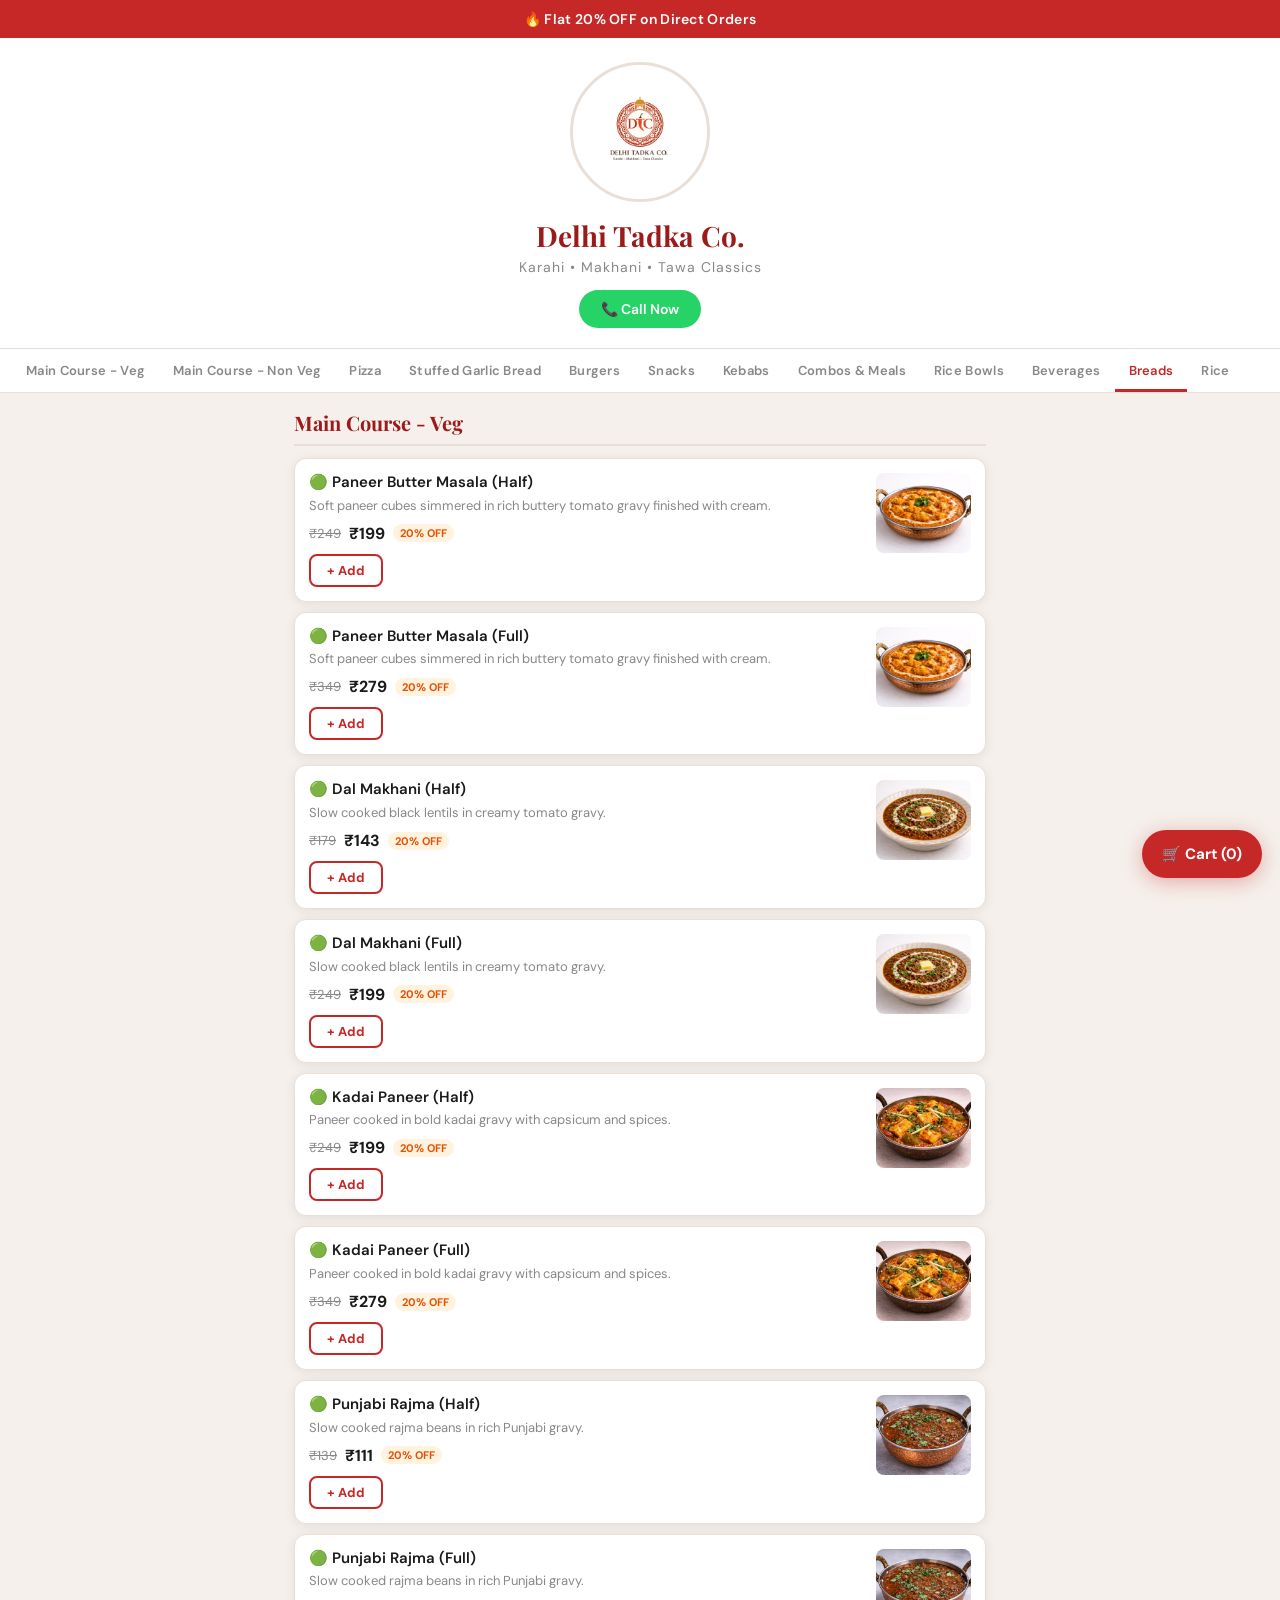
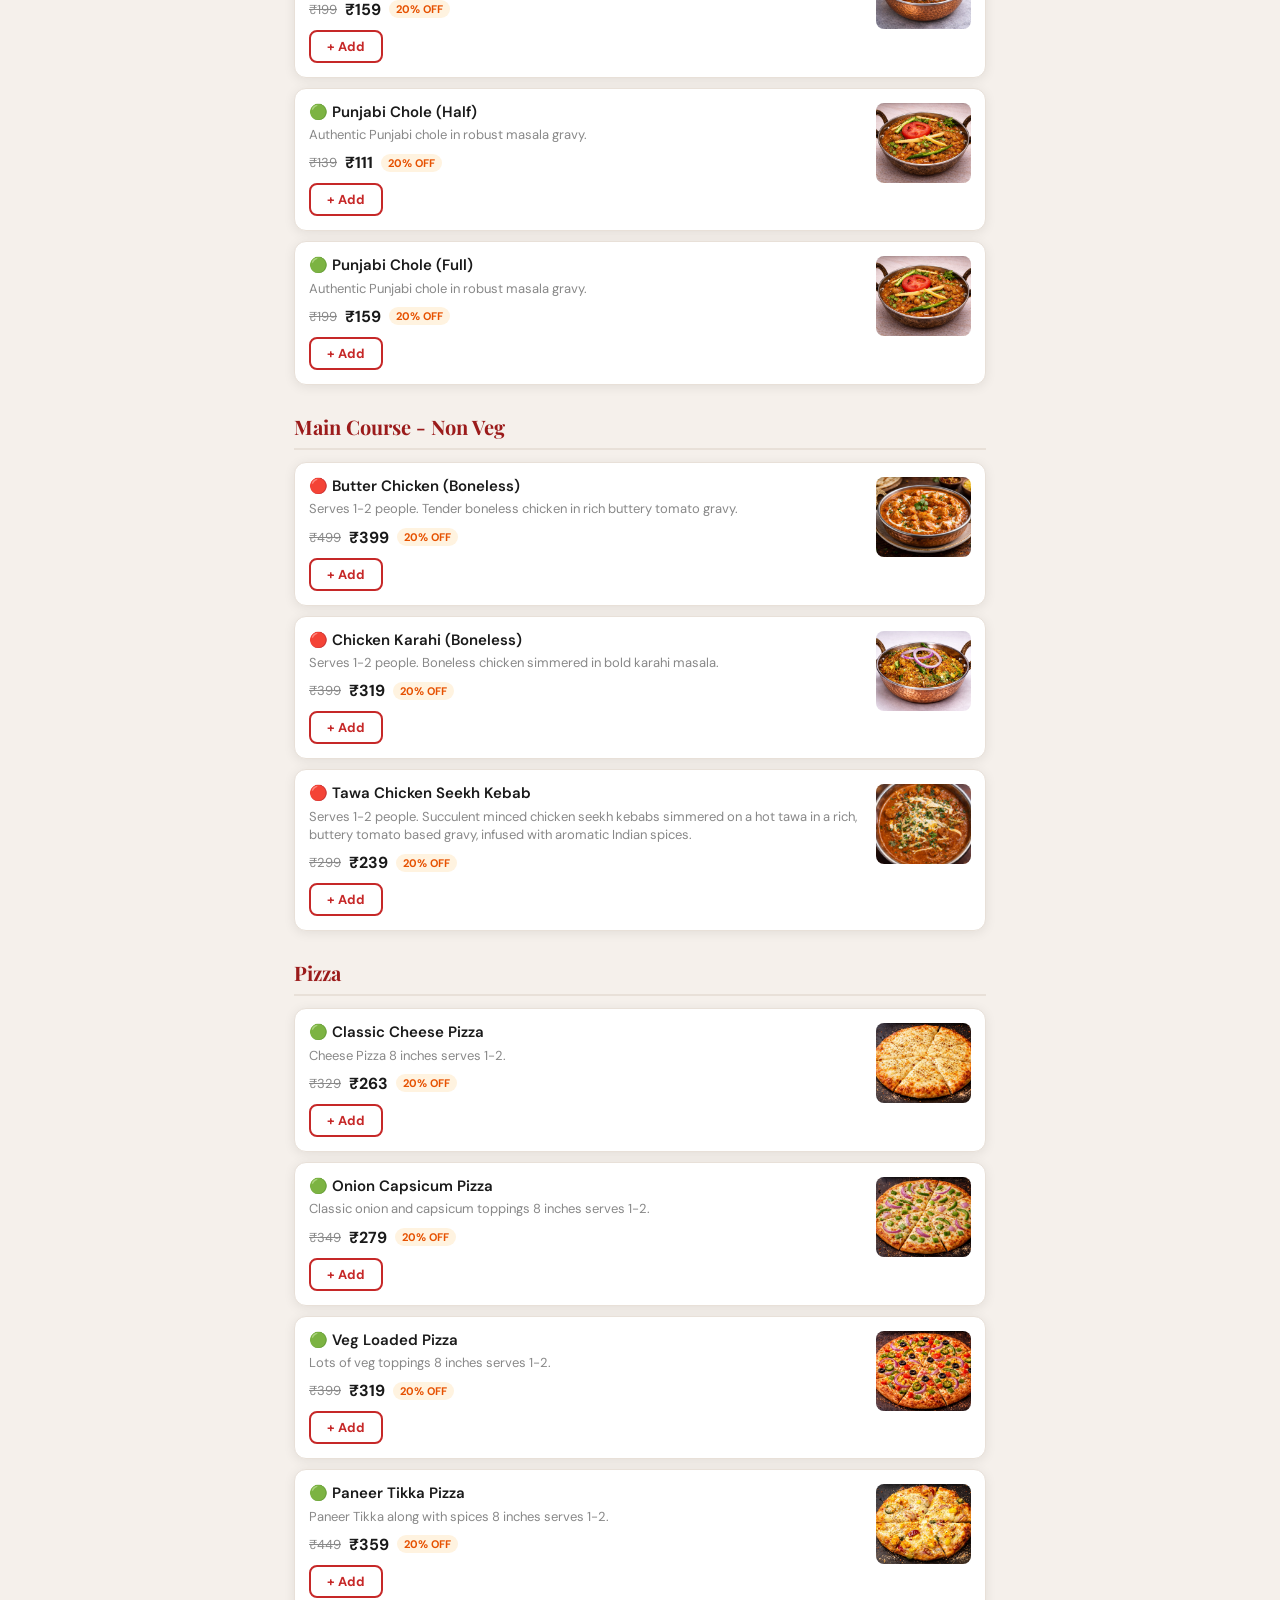
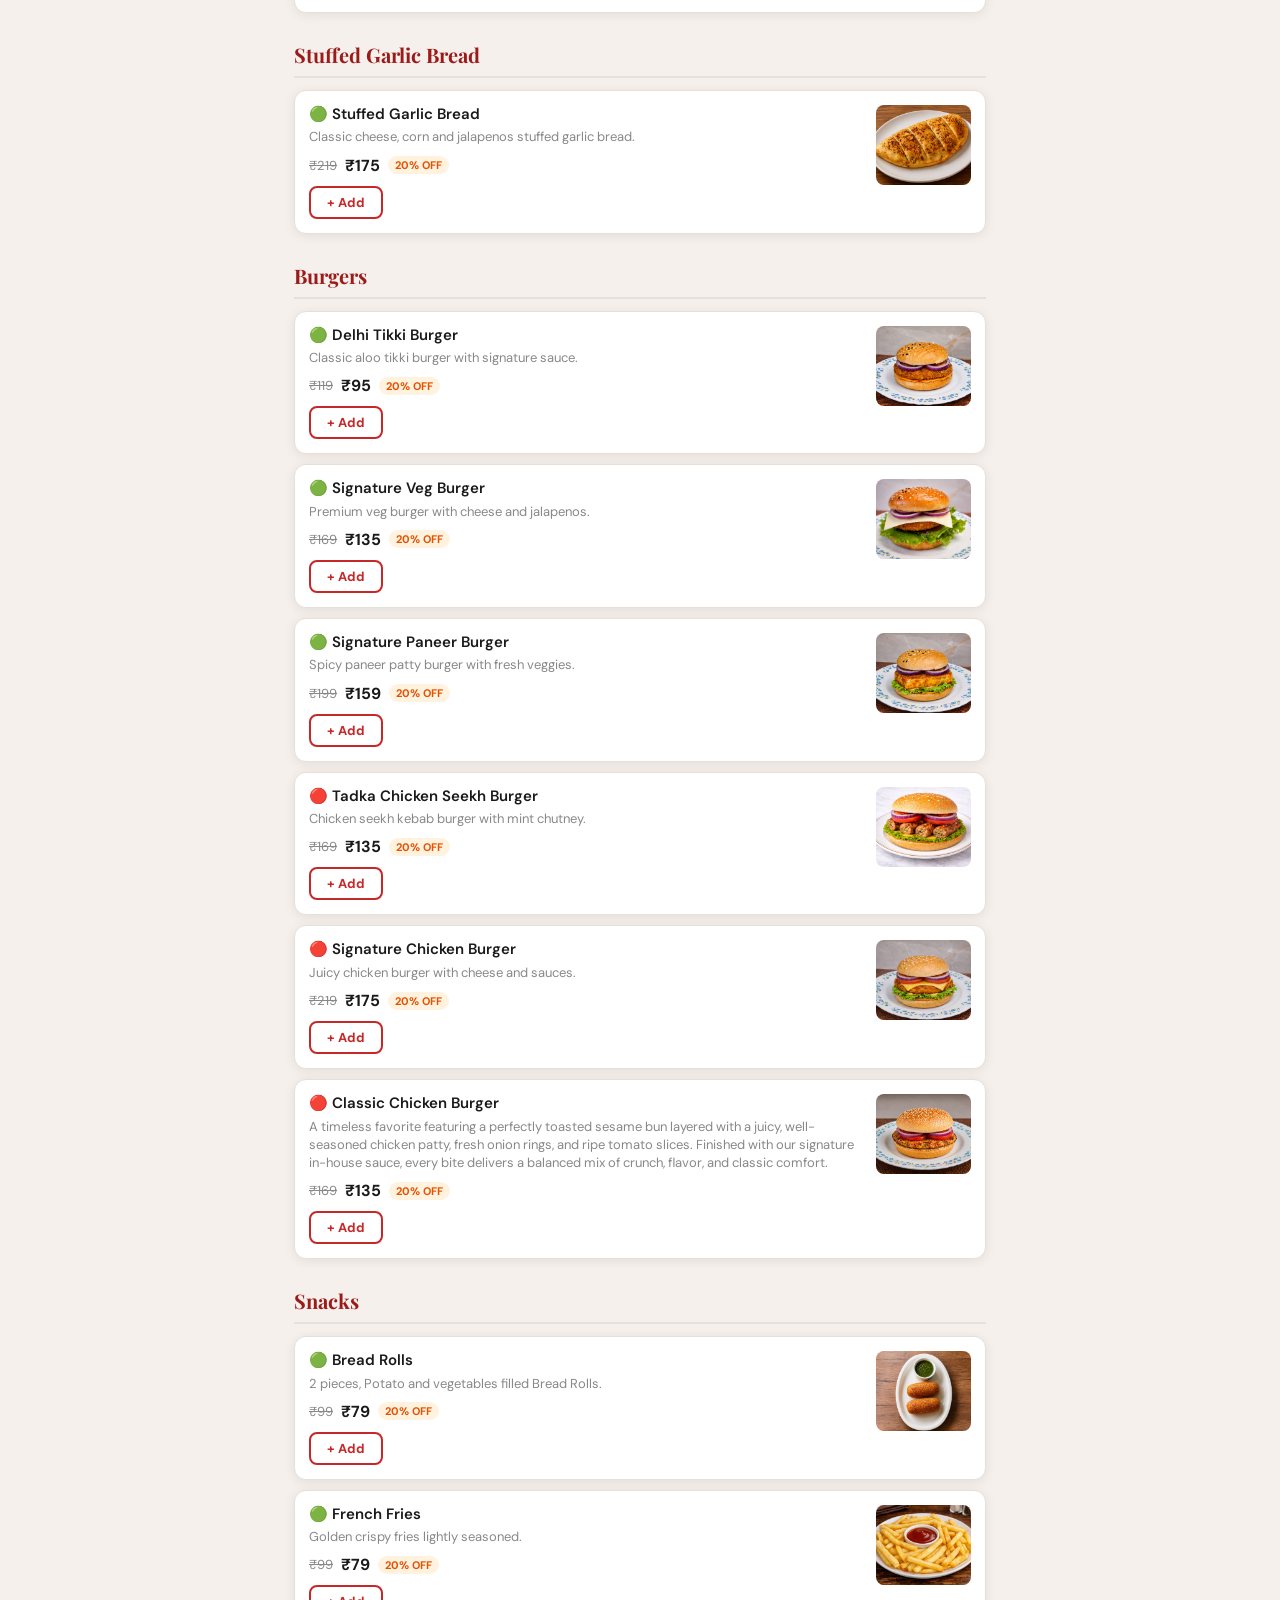
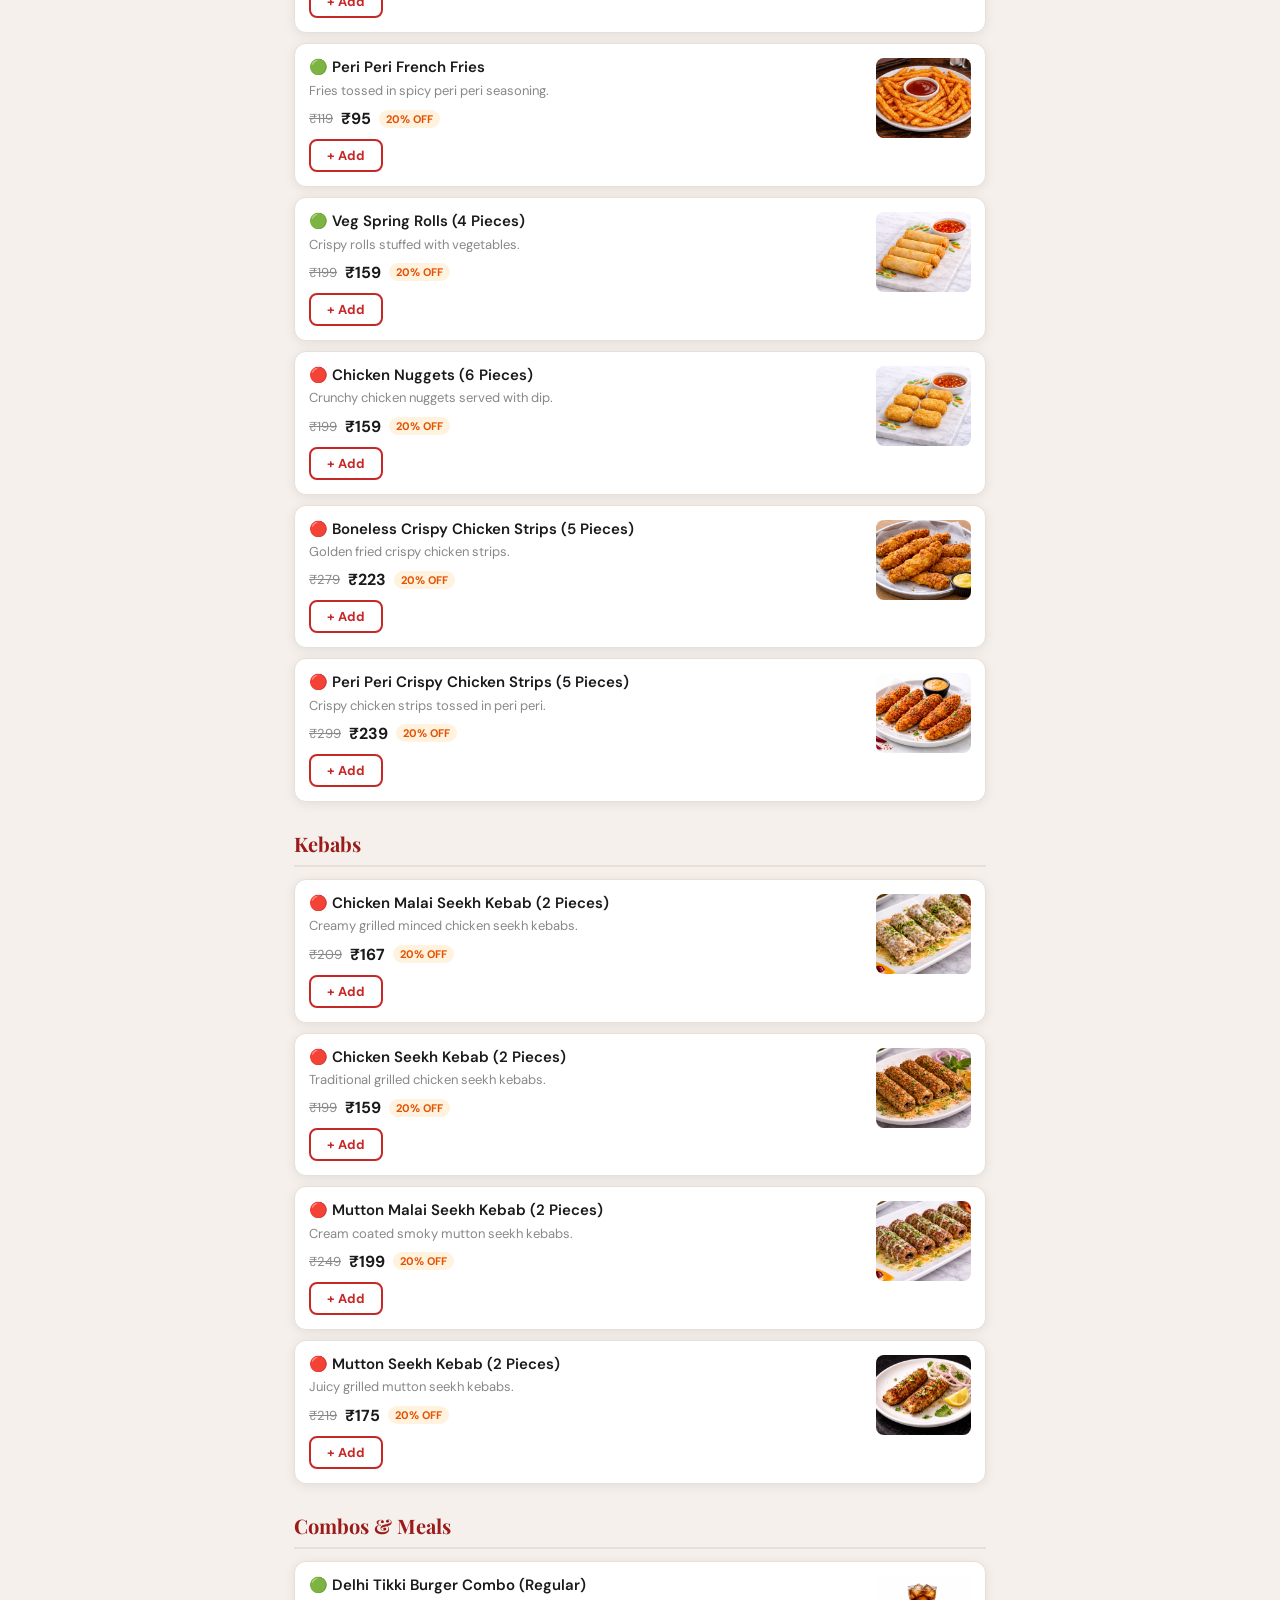
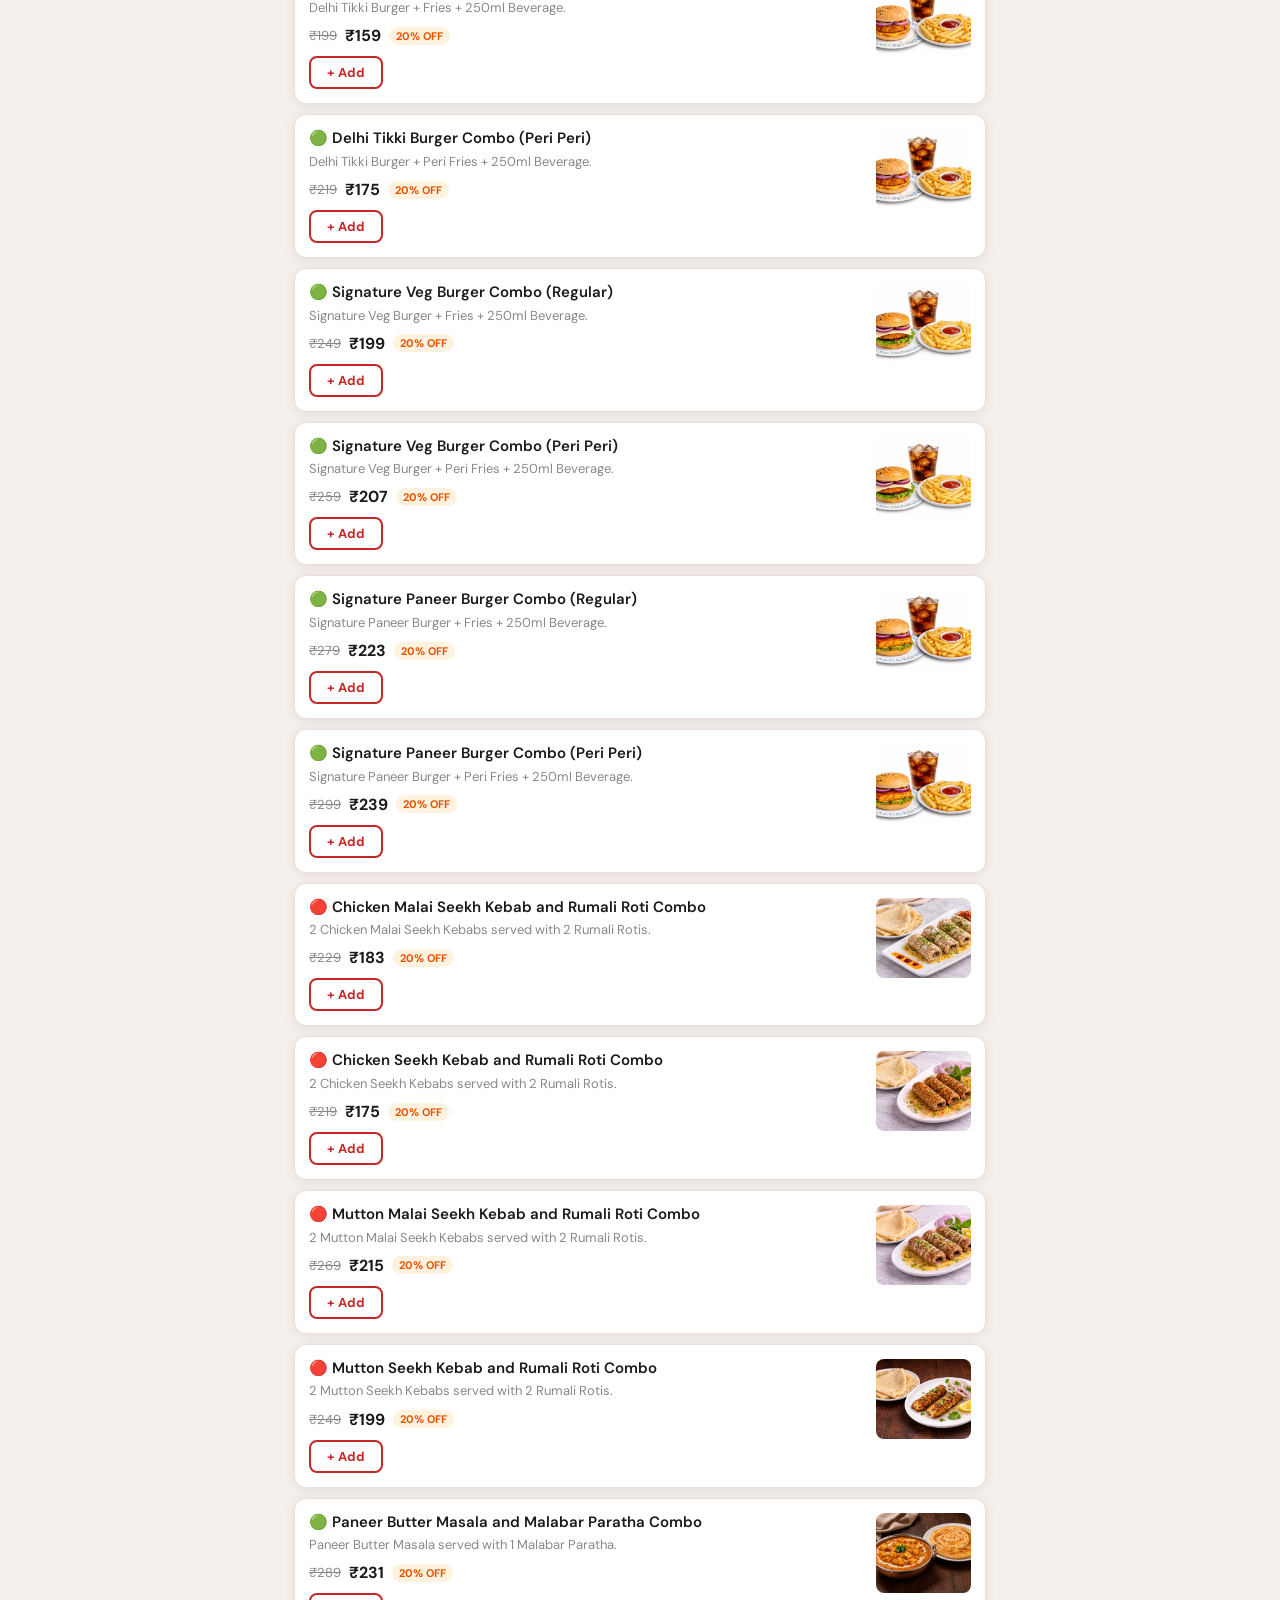
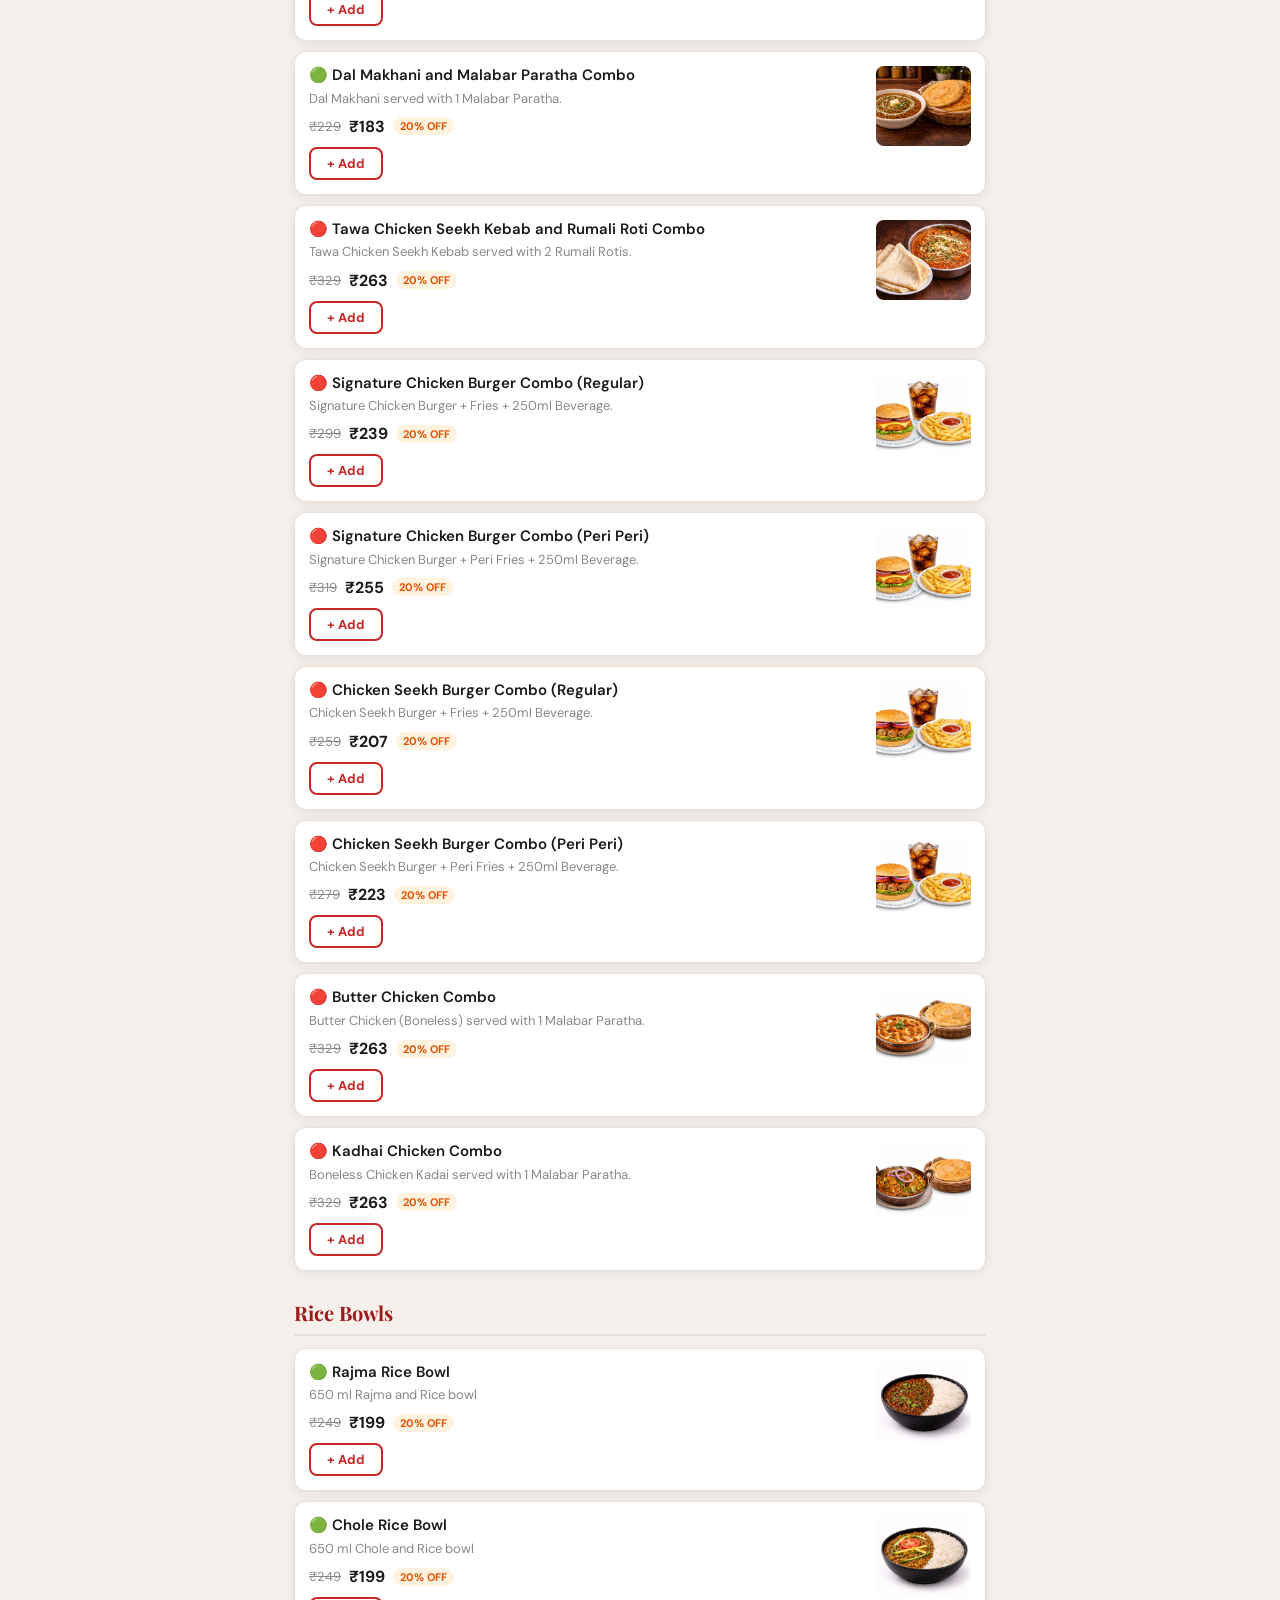
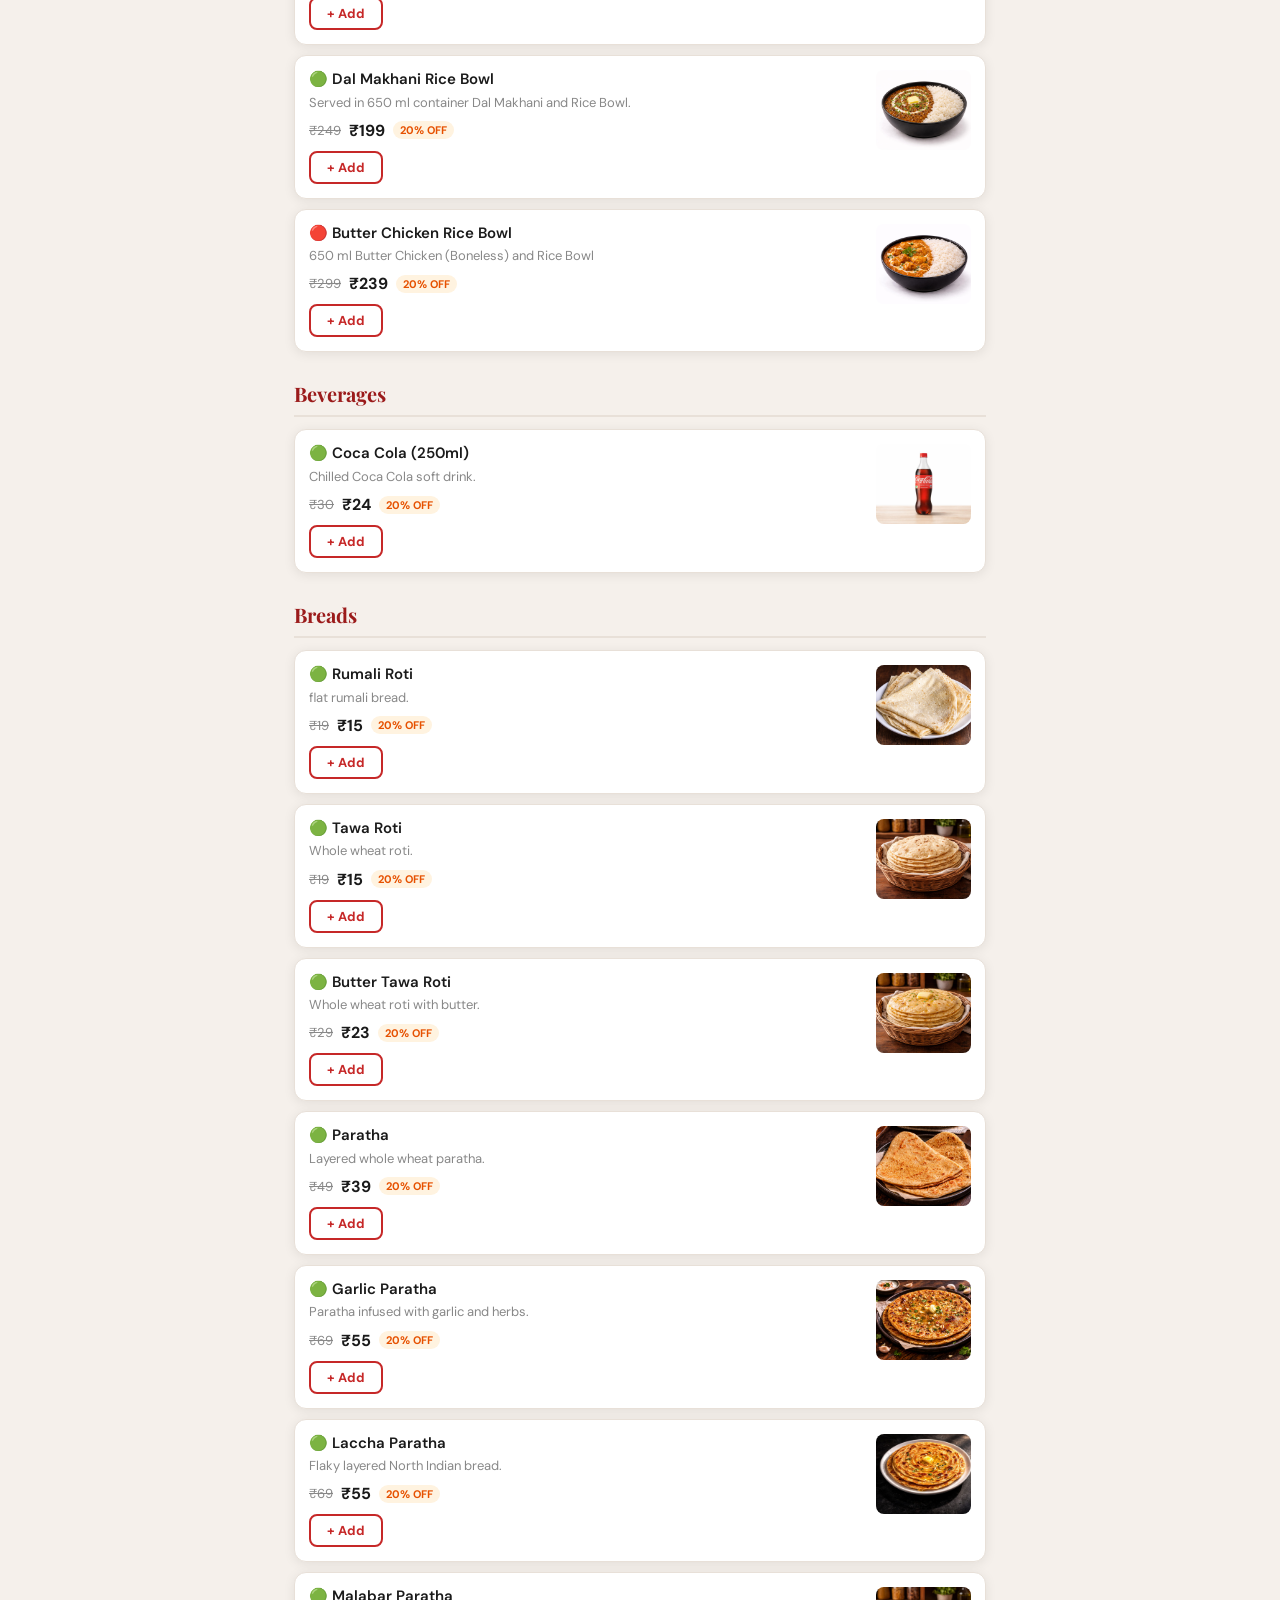
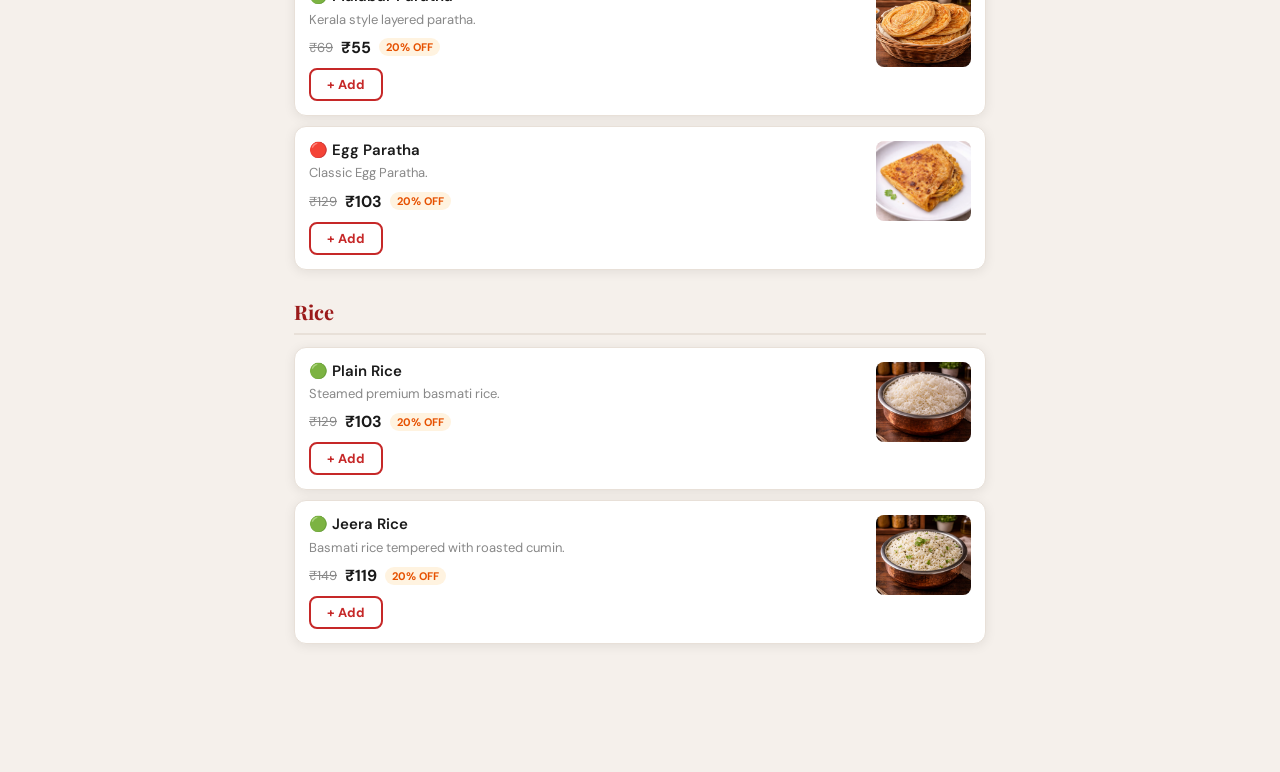
<file: index.html>
<!DOCTYPE html>
<html lang="en">
<head>
  <meta charset="UTF-8">
  <title>Delhi Tadka Co. | Direct Order</title>
  <meta name="viewport" content="width=device-width, initial-scale=1.0">
  <link rel="stylesheet" href="css/style.css">
  <link rel="icon" type="image/png" href="favicon/favicon.png">
</head>
<body>

  <div class="announcement">
    🔥 Flat <span id="discountPercent">20</span>% OFF on Direct Orders
  </div>

  <header>
    <img src="logo/logo.png" class="logo" alt="Delhi Tadka Co Logo">
    <h1>Delhi Tadka Co.</h1>
    <p>Karahi • Makhani • Tawa Classics</p>
    <a href="tel:+918860432553" class="call-btn">📞 Call Now</a>
  </header>

  <main id="menu"></main>

  <div class="cart-button" onclick="openCart()">
    🛒 Cart (<span id="cartCount">0</span>)
  </div>

  <!-- Cart Modal -->
  <div id="cartModal" class="cart-modal">
    <div class="cart-content">
      <div class="cart-header">
        <h2>Your Order</h2>
        <button class="close-btn" onclick="closeCart()">✕</button>
      </div>
      <div id="cartItems"></div>
      <div id="cartTotal"></div>
      <button class="whatsapp-btn" onclick="checkout()" disabled>
        📲 Proceed to Order
      </button>
    </div>
  </div>

  <!-- Checkout Modal -->
  <div id="checkoutModal" class="cart-modal">
    <div class="cart-content checkout-content">
      <div class="cart-header">
        <h2>Order Details</h2>
        <button class="close-btn" onclick="closeCheckoutModal()">✕</button>
      </div>

      <div id="checkoutScroll">
        <!-- Name -->
        <div class="checkout-field">
          <label class="checkout-label">Your Name *</label>
          <input type="text" id="customerName" class="checkout-input" placeholder="Enter your name">
        </div>

        <!-- Pickup or Delivery -->
        <div class="checkout-field">
          <label class="checkout-label">Order Type *</label>
          <div class="order-type-toggle">
            <button class="type-btn active" id="btnDelivery" onclick="selectOrderType('delivery')">🛵 Delivery</button>
            <button class="type-btn" id="btnPickup" onclick="selectOrderType('pickup')">🏃 Self Pickup</button>
          </div>
        </div>

        <!-- Address (shown only for delivery) -->
        <div class="checkout-field" id="addressField">
          <label class="checkout-label">Delivery Address *</label>
          <textarea id="addressInput" class="checkout-input" rows="3"
            placeholder="House no., street, area, landmark..."></textarea>
        </div>

        <!-- Payment Method -->
        <div class="checkout-field">
          <label class="checkout-label">Payment Method *</label>
          <div class="payment-options" id="paymentOptions"></div>
        </div>

        <!-- UPI id shown when UPI selected -->
        <div class="upi-box" id="upiBox" style="display:none"></div>

        <!-- Order summary -->
        <div class="checkout-summary" id="checkoutSummary"></div>
      </div>

      <button class="whatsapp-btn" onclick="confirmOrder()">
        📲 Send Order on WhatsApp
      </button>
    </div>
  </div>

  <script src="js/script.js"></script>
</body>
</html>
</file>
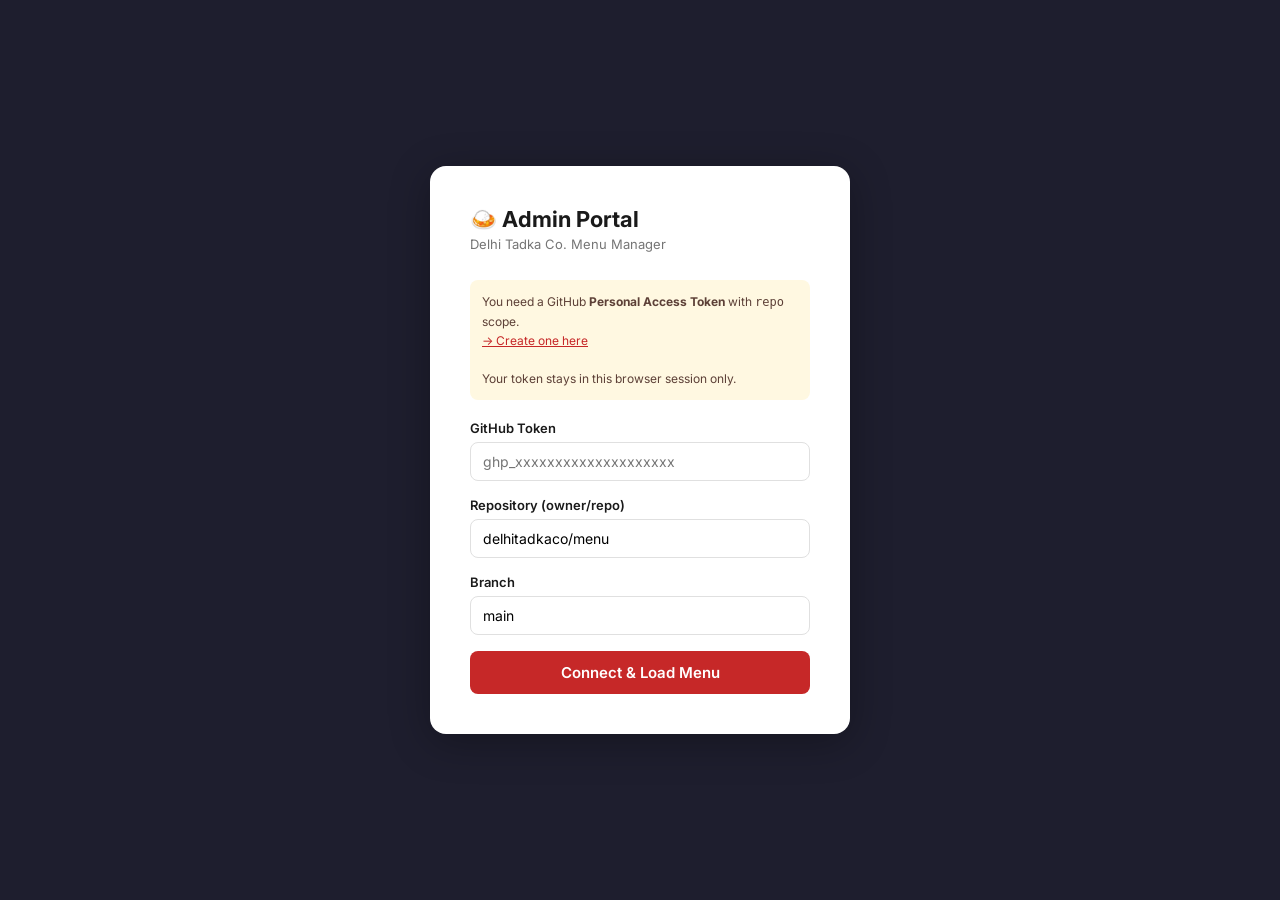
<file: admin.html>
<!DOCTYPE html>
<html lang="en">
<head>
  <meta charset="UTF-8">
  <title>Delhi Tadka Co. — Admin</title>
  <meta name="viewport" content="width=device-width, initial-scale=1.0">
  <link href="https://fonts.googleapis.com/css2?family=Inter:wght@400;500;600;700&display=swap" rel="stylesheet">
  <style>
    :root {
      --red: #c62828; --red-light: #ffebee; --green: #2e7d32; --green-light: #e8f5e9;
      --bg: #f4f6f9; --card: #fff; --border: #e0e0e0; --text: #1a1a1a; --muted: #757575;
      --sidebar: #1e1e2e; --radius: 10px; --shadow: 0 1px 4px rgba(0,0,0,0.08);
    }
    * { box-sizing: border-box; margin: 0; padding: 0; }
    body { font-family: 'Inter', sans-serif; background: var(--bg); color: var(--text); min-height: 100vh; }

    /* Login */
    #loginScreen { display:flex; align-items:center; justify-content:center; min-height:100vh; background:var(--sidebar); }
    .login-box { background:white; border-radius:16px; padding:40px; width:100%; max-width:420px; box-shadow:0 8px 40px rgba(0,0,0,0.3); }
    .login-box h1 { font-size:22px; margin-bottom:4px; }
    .login-box p { color:var(--muted); font-size:13px; margin-bottom:28px; }
    .login-box label { font-size:13px; font-weight:600; display:block; margin-bottom:6px; }
    .login-box input { width:100%; border:1.5px solid var(--border); border-radius:8px; padding:10px 12px; font-size:14px; font-family:'Inter',sans-serif; margin-bottom:16px; outline:none; transition:border-color 0.2s; }
    .login-box input:focus { border-color:var(--red); }
    .hint-box { background:#fff8e1; border-radius:8px; padding:12px; font-size:12px; color:#5d4037; margin-bottom:20px; line-height:1.6; }
    .hint-box a { color:var(--red); }
    .btn-primary { width:100%; background:var(--red); color:white; border:none; padding:12px; border-radius:8px; font-size:15px; font-weight:600; cursor:pointer; font-family:'Inter',sans-serif; transition:opacity 0.2s; }
    .btn-primary:hover { opacity:0.88; }
    #loginError { color:var(--red); font-size:13px; margin-top:10px; display:none; }

    /* Shell */
    #app { display:none; }
    .shell { display:flex; min-height:100vh; }
    .sidebar { width:220px; background:var(--sidebar); color:white; display:flex; flex-direction:column; position:fixed; top:0; bottom:0; left:0; z-index:50; }
    .sidebar-logo { padding:20px 18px 16px; border-bottom:1px solid rgba(255,255,255,0.08); }
    .sidebar-logo h2 { font-size:15px; font-weight:700; }
    .sidebar-logo p { font-size:11px; color:rgba(255,255,255,0.4); margin-top:2px; }
    .sidebar nav { flex:1; padding:12px 0; }
    .nav-item { display:flex; align-items:center; gap:10px; padding:11px 18px; cursor:pointer; font-size:14px; font-weight:500; color:rgba(255,255,255,0.6); border-left:3px solid transparent; transition:all 0.15s; user-select:none; }
    .nav-item:hover { color:white; background:rgba(255,255,255,0.05); }
    .nav-item.active { color:white; border-left-color:var(--red); background:rgba(198,40,40,0.15); }
    .nav-item .icon { font-size:17px; width:20px; text-align:center; }
    .sidebar-footer { padding:14px 18px; border-top:1px solid rgba(255,255,255,0.08); font-size:12px; color:rgba(255,255,255,0.35); }
    .logout-btn { display:block; width:100%; background:rgba(255,255,255,0.07); color:rgba(255,255,255,0.6); border:none; border-radius:6px; padding:8px; font-size:13px; cursor:pointer; font-family:'Inter',sans-serif; margin-top:8px; transition:background 0.15s; }
    .logout-btn:hover { background:rgba(255,255,255,0.12); color:white; }

    /* Main */
    .main { margin-left:220px; flex:1; display:flex; flex-direction:column; }
    .topbar { background:white; border-bottom:1px solid var(--border); padding:14px 24px; display:flex; align-items:center; justify-content:space-between; position:sticky; top:0; z-index:40; }
    .topbar h1 { font-size:18px; font-weight:700; }
    .topbar .repo-info { font-size:12px; color:var(--muted); }
    .save-bar { display:none; background:#fff8e1; border-bottom:2px solid #f9a825; padding:10px 24px; align-items:center; justify-content:space-between; font-size:13px; font-weight:500; color:#5d4037; }
    .save-bar.visible { display:flex; }
    .btn-save { background:#f9a825; color:white; border:none; border-radius:6px; padding:7px 18px; font-size:13px; font-weight:600; cursor:pointer; font-family:'Inter',sans-serif; }
    .content { padding:24px; flex:1; }
    .page { display:none; }
    .page.active { display:block; }

    /* Stats */
    .stats-grid { display:grid; grid-template-columns:repeat(auto-fill,minmax(180px,1fr)); gap:16px; margin-bottom:24px; }
    .stat-card { background:white; border-radius:var(--radius); padding:20px; box-shadow:var(--shadow); border:1px solid var(--border); }
    .stat-card .label { font-size:12px; color:var(--muted); font-weight:600; text-transform:uppercase; letter-spacing:0.5px; }
    .stat-card .value { font-size:32px; font-weight:700; margin-top:6px; }
    .stat-card .sub { font-size:12px; color:var(--muted); margin-top:2px; }

    /* Settings card */
    .settings-card { background:white; border-radius:var(--radius); padding:20px; box-shadow:var(--shadow); border:1px solid var(--border); margin-bottom:20px; }
    .settings-card h3 { font-size:15px; font-weight:700; margin-bottom:16px; }
    .settings-row { display:flex; align-items:center; gap:14px; flex-wrap:wrap; margin-bottom:12px; }
    .settings-row label { font-size:13px; font-weight:600; min-width:120px; }
    .settings-row input[type=range] { flex:1; min-width:160px; accent-color:var(--red); }
    .discount-value { font-size:28px; font-weight:700; color:var(--red); min-width:56px; }
    .settings-row input[type=text] { flex:1; border:1.5px solid var(--border); border-radius:7px; padding:7px 10px; font-size:14px; font-family:'Inter',sans-serif; outline:none; }
    .settings-row input[type=text]:focus { border-color:var(--red); }
    .payment-checkboxes { display:flex; gap:14px; flex-wrap:wrap; }
    .payment-checkboxes label { display:flex; align-items:center; gap:6px; font-size:14px; font-weight:500; cursor:pointer; }
    .btn-apply { background:var(--red); color:white; border:none; border-radius:7px; padding:8px 20px; font-size:14px; font-weight:600; cursor:pointer; font-family:'Inter',sans-serif; }
    .btn-apply:hover { opacity:0.88; }

    /* Menu toolbar */
    .menu-toolbar { display:flex; align-items:center; gap:10px; margin-bottom:16px; flex-wrap:wrap; }
    .cat-filter, .search-input { border:1.5px solid var(--border); border-radius:7px; padding:7px 12px; font-size:13px; font-family:'Inter',sans-serif; outline:none; background:white; }
    .search-input { flex:1; min-width:180px; }
    .search-input:focus, .cat-filter:focus { border-color:var(--red); }
    .btn-add-item { background:var(--red); color:white; border:none; border-radius:7px; padding:8px 16px; font-size:13px; font-weight:600; cursor:pointer; font-family:'Inter',sans-serif; white-space:nowrap; }

    /* Table */
    .items-table { background:white; border-radius:var(--radius); box-shadow:var(--shadow); overflow:hidden; border:1px solid var(--border); }
    .table-header { display:grid; grid-template-columns:70px 1fr 120px 80px 70px 110px; padding:10px 16px; background:#f9fafb; border-bottom:1px solid var(--border); font-size:11px; font-weight:700; text-transform:uppercase; letter-spacing:0.5px; color:var(--muted); }
    .item-row { display:grid; grid-template-columns:70px 1fr 120px 80px 70px 110px; padding:10px 16px; border-bottom:1px solid var(--border); align-items:center; cursor:grab; transition:background 0.1s; }
    .item-row:last-child { border-bottom:none; }
    .item-row:hover { background:#fafafa; }
    .item-row.dragging { opacity:0.4; background:#f0f0f0; }
    .item-row.drag-over { border-top:2px solid var(--red); }
    .drag-handle { color:#ccc; font-size:16px; cursor:grab; padding-right:8px; user-select:none; }
    .item-img { width:52px; height:40px; object-fit:cover; border-radius:6px; }
    .item-name { font-size:13px; font-weight:600; line-height:1.3; }
    .item-desc { font-size:11px; color:var(--muted); margin-top:2px; }
    .item-category { font-size:12px; color:var(--muted); }
    .item-price { font-size:14px; font-weight:700; }
    .toggle-switch { position:relative; display:inline-block; width:40px; height:22px; }
    .toggle-switch input { opacity:0; width:0; height:0; }
    .toggle-slider { position:absolute; cursor:pointer; inset:0; background:#ccc; border-radius:22px; transition:0.2s; }
    .toggle-slider:before { content:''; position:absolute; width:16px; height:16px; left:3px; bottom:3px; background:white; border-radius:50%; transition:0.2s; }
    input:checked + .toggle-slider { background:var(--green); }
    input:checked + .toggle-slider:before { transform:translateX(18px); }
    .row-actions { display:flex; gap:6px; }
    .btn-edit, .btn-delete { border:none; border-radius:6px; padding:5px 10px; font-size:12px; font-weight:600; cursor:pointer; font-family:'Inter',sans-serif; }
    .btn-edit { background:#e3f2fd; color:#1565c0; }
    .btn-delete { background:var(--red-light); color:var(--red); }

    /* Categories */
    .cat-list { display:flex; flex-direction:column; gap:10px; }
    .cat-card { background:white; border-radius:var(--radius); padding:14px 16px; box-shadow:var(--shadow); border:1px solid var(--border); display:flex; align-items:center; gap:12px; cursor:grab; transition:box-shadow 0.15s; }
    .cat-card.dragging { opacity:0.4; }
    .cat-card.drag-over { border-top:2px solid var(--red); }
    .cat-drag { color:#ccc; font-size:20px; cursor:grab; user-select:none; }
    .cat-name-input { flex:1; border:1.5px solid var(--border); border-radius:7px; padding:7px 10px; font-size:14px; font-family:'Inter',sans-serif; outline:none; }
    .cat-name-input:focus { border-color:var(--red); }
    .cat-count { font-size:12px; color:var(--muted); white-space:nowrap; }
    .btn-del-cat { background:var(--red-light); color:var(--red); border:none; border-radius:6px; padding:6px 10px; cursor:pointer; font-size:13px; }
    .btn-add-cat { background:white; border:2px dashed var(--border); border-radius:var(--radius); padding:14px; text-align:center; cursor:pointer; font-size:14px; color:var(--muted); transition:border-color 0.2s,color 0.2s; font-family:'Inter',sans-serif; width:100%; }
    .btn-add-cat:hover { border-color:var(--red); color:var(--red); }

    /* Modal */
    .modal-overlay { display:none; position:fixed; inset:0; background:rgba(0,0,0,0.5); z-index:200; align-items:center; justify-content:center; padding:20px; }
    .modal-overlay.open { display:flex; }
    .modal { background:white; border-radius:14px; width:100%; max-width:540px; max-height:92vh; overflow-y:auto; box-shadow:0 8px 40px rgba(0,0,0,0.2); }
    .modal-header { padding:18px 20px 14px; border-bottom:1px solid var(--border); display:flex; justify-content:space-between; align-items:center; position:sticky; top:0; background:white; z-index:1; }
    .modal-header h3 { font-size:16px; font-weight:700; }
    .modal-close { background:none; border:none; font-size:20px; cursor:pointer; color:var(--muted); }
    .modal-body { padding:20px; }
    .form-row { margin-bottom:16px; }
    .form-row label { display:block; font-size:13px; font-weight:600; margin-bottom:6px; }
    .form-row input, .form-row select, .form-row textarea { width:100%; border:1.5px solid var(--border); border-radius:8px; padding:9px 12px; font-size:14px; font-family:'Inter',sans-serif; outline:none; transition:border-color 0.2s; }
    .form-row input:focus,.form-row select:focus,.form-row textarea:focus { border-color:var(--red); }
    .form-row textarea { resize:vertical; min-height:70px; }
    .form-grid { display:grid; grid-template-columns:1fr 1fr; gap:12px; }
    .hint-text { font-size:11px; color:var(--muted); margin-top:4px; }
    .radio-group { display:flex; gap:16px; }
    .radio-group label { display:flex; align-items:center; gap:6px; font-weight:400; cursor:pointer; }
    .modal-footer { padding:14px 20px; border-top:1px solid var(--border); display:flex; justify-content:flex-end; gap:10px; position:sticky; bottom:0; background:white; }
    .btn-cancel { background:var(--bg); color:var(--text); border:1px solid var(--border); border-radius:7px; padding:8px 18px; font-size:14px; font-weight:600; cursor:pointer; font-family:'Inter',sans-serif; }
    .btn-confirm { background:var(--red); color:white; border:none; border-radius:7px; padding:8px 20px; font-size:14px; font-weight:600; cursor:pointer; font-family:'Inter',sans-serif; }
    .btn-confirm:hover { opacity:0.88; }

    /* Image Upload */
    .image-upload-area { border:2px dashed var(--border); border-radius:10px; padding:20px; text-align:center; cursor:pointer; transition:border-color 0.2s; position:relative; }
    .image-upload-area:hover { border-color:var(--red); }
    .image-upload-area.has-image { border-color:#86efac; background:#f0fdf4; }
    .image-upload-area input[type=file] { position:absolute; inset:0; opacity:0; cursor:pointer; width:100%; height:100%; }
    .image-preview { width:100%; max-height:160px; object-fit:cover; border-radius:8px; margin-top:10px; display:none; }
    .image-upload-text { font-size:13px; color:var(--muted); }
    .image-upload-text strong { display:block; color:var(--text); font-size:14px; margin-bottom:4px; }
    .image-filename { font-size:12px; color:var(--green); margin-top:6px; font-weight:600; }

    /* Toast */
    #toast { position:fixed; bottom:24px; left:50%; transform:translateX(-50%); background:#323232; color:white; padding:11px 22px; border-radius:8px; font-size:14px; font-weight:500; z-index:999; opacity:0; transition:opacity 0.3s; pointer-events:none; white-space:nowrap; }
    #toast.show { opacity:1; }
    #toast.success { background:var(--green); }
    #toast.error { background:var(--red); }

    .spinner { display:inline-block; width:16px; height:16px; border:2px solid rgba(255,255,255,0.4); border-top-color:white; border-radius:50%; animation:spin 0.7s linear infinite; vertical-align:middle; margin-right:6px; }
    @keyframes spin { to { transform:rotate(360deg); } }
    .empty-state { text-align:center; padding:40px 20px; color:var(--muted); }
    .empty-state .icon { font-size:36px; margin-bottom:10px; }
  </style>
</head>
<body>

<!-- Login -->
<div id="loginScreen">
  <div class="login-box">
    <h1>🍛 Admin Portal</h1>
    <p>Delhi Tadka Co. Menu Manager</p>
    <div class="hint-box">
      You need a GitHub <strong>Personal Access Token</strong> with <code>repo</code> scope.<br>
      <a href="https://github.com/settings/tokens/new?scopes=repo&description=DelhiTadkaCo+Admin" target="_blank">→ Create one here</a><br><br>
      Your token stays in this browser session only.
    </div>
    <label>GitHub Token</label>
    <input type="password" id="tokenInput" placeholder="ghp_xxxxxxxxxxxxxxxxxxxx">
    <label>Repository (owner/repo)</label>
    <input type="text" id="repoInput" value="delhitadkaco/menu">
    <label>Branch</label>
    <input type="text" id="branchInput" value="main">
    <button class="btn-primary" onclick="doLogin()">Connect & Load Menu</button>
    <div id="loginError"></div>
  </div>
</div>

<!-- App -->
<div id="app">
  <div class="shell">
    <div class="sidebar">
      <div class="sidebar-logo"><h2>🍛 Delhi Tadka Co.</h2><p>Admin Portal</p></div>
      <nav>
        <div class="nav-item active" onclick="showPage('dashboard')" id="nav-dashboard"><span class="icon">📊</span> Dashboard</div>
        <div class="nav-item" onclick="showPage('menu')" id="nav-menu"><span class="icon">🍽️</span> Menu Items</div>
        <div class="nav-item" onclick="showPage('categories')" id="nav-categories"><span class="icon">📂</span> Categories</div>
        <div class="nav-item" onclick="showPage('settings')" id="nav-settings"><span class="icon">⚙️</span> Settings</div>
      </nav>
      <div class="sidebar-footer">
        <div id="repoLabel"></div>
        <button class="logout-btn" onclick="doLogout()">↩ Disconnect</button>
      </div>
    </div>

    <div class="main">
      <div class="topbar">
        <h1 id="pageTitle">Dashboard</h1>
        <span class="repo-info" id="topbarRepo"></span>
      </div>
      <div class="save-bar" id="saveBar">
        ⚠️ You have unsaved changes — remember to Save & Publish.
        <button class="btn-save" onclick="saveToGitHub()">💾 Save & Publish</button>
      </div>
      <div class="content">

        <!-- Dashboard -->
        <div class="page active" id="page-dashboard">
          <div class="stats-grid" id="statsGrid"></div>
          <div class="items-table">
            <div style="padding:14px 16px;font-size:14px;font-weight:700;border-bottom:1px solid var(--border)">🔴 Hidden Items</div>
            <div id="hiddenItemsList"><div class="empty-state"><div class="icon">✅</div>All items are visible</div></div>
          </div>
        </div>

        <!-- Menu Items -->
        <div class="page" id="page-menu">
          <div class="menu-toolbar">
            <select class="cat-filter" id="catFilter" onchange="renderItemsTable()">
              <option value="">All Categories</option>
            </select>
            <input class="search-input" id="searchInput" placeholder="Search items..." oninput="renderItemsTable()">
            <button class="btn-add-item" onclick="openAddItemModal()">+ Add Item</button>
          </div>
          <div class="items-table">
            <div class="table-header">
              <div>Image</div><div>Item</div><div>Category</div><div>Price</div><div>Visible</div><div>Actions</div>
            </div>
            <div id="itemsTableBody"></div>
          </div>
        </div>

        <!-- Categories -->
        <div class="page" id="page-categories">
          <p style="font-size:13px;color:var(--muted);margin-bottom:16px">Drag to reorder. Rename or remove categories.</p>
          <div class="cat-list" id="catList"></div>
          <button class="btn-add-cat" onclick="addCategory()" style="margin-top:12px">+ Add Category</button>
        </div>

        <!-- Settings -->
        <div class="page" id="page-settings">
          <div class="settings-card">
            <h3>🏷️ Discount</h3>
            <div class="settings-row">
              <label>Discount %</label>
              <input type="range" id="discountRange" min="0" max="50" step="5" value="20" oninput="updateDiscountDisplay(this.value)">
              <div class="discount-value"><span id="discountDisplay">20</span>%</div>
              <button class="btn-apply" onclick="applyDiscount()">Apply</button>
            </div>
          </div>
          <div class="settings-card">
            <h3>💳 Payment Settings</h3>
            <div class="settings-row">
              <label>UPI ID</label>
              <input type="text" id="upiIdInput" placeholder="yourname@upi">
            </div>
            <div class="settings-row">
              <label>UPI Name</label>
              <input type="text" id="upiNameInput" placeholder="Delhi Tadka Co.">
            </div>
            <div class="settings-row">
              <label>Methods</label>
              <div class="payment-checkboxes">
                <label><input type="checkbox" id="pm-upi" checked> 💳 UPI</label>
                <label><input type="checkbox" id="pm-cash" checked> 💵 Cash on Delivery</label>
                <label><input type="checkbox" id="pm-card"> 🏦 Card</label>
              </div>
            </div>
            <button class="btn-apply" onclick="applySettings()">Save Settings</button>
          </div>
        </div>

      </div>
    </div>
  </div>
</div>

<!-- Item Modal -->
<div class="modal-overlay" id="itemModal">
  <div class="modal">
    <div class="modal-header">
      <h3 id="modalTitle">Add Item</h3>
      <button class="modal-close" onclick="closeItemModal()">✕</button>
    </div>
    <div class="modal-body">
      <input type="hidden" id="editCatIndex">
      <input type="hidden" id="editItemIndex">
      <div class="form-row">
        <label>Item Name *</label>
        <input type="text" id="fName" placeholder="e.g. Paneer Butter Masala (Half)">
      </div>
      <div class="form-row">
        <label>Description</label>
        <textarea id="fDesc" placeholder="Short description of the dish..."></textarea>
      </div>
      <div class="form-grid">
        <div class="form-row">
          <label>Price (₹) *</label>
          <input type="number" id="fPrice" min="0" placeholder="299">
        </div>
        <div class="form-row">
          <label>Category *</label>
          <select id="fCategory"></select>
        </div>
      </div>
      <div class="form-row">
        <label>Type</label>
        <div class="radio-group">
          <label><input type="radio" name="vegNonveg" value="true" id="fVeg"> 🟢 Veg</label>
          <label><input type="radio" name="vegNonveg" value="false" id="fNonveg" checked> 🔴 Non-Veg</label>
        </div>
      </div>
      <!-- Image Upload -->
      <div class="form-row">
        <label>Item Image</label>
        <div class="image-upload-area" id="imageUploadArea">
          <input type="file" id="fImageFile" accept="image/*" onchange="handleImageSelect(this)">
          <div class="image-upload-text">
            <strong>📸 Click or drag to upload image</strong>
            Supports JPG, PNG, WEBP
          </div>
          <img class="image-preview" id="imagePreview" alt="Preview">
          <div class="image-filename" id="imageFilename"></div>
        </div>
        <p class="hint-text" style="margin-top:6px">Or enter an existing filename below if already uploaded:</p>
        <input type="text" id="fImage" placeholder="existing-image.jpg" style="margin-top:6px">
      </div>
      <div class="form-row">
        <label>
          <input type="checkbox" id="fAvailable" checked style="width:auto;margin-right:6px">
          Visible on menu
        </label>
      </div>
    </div>
    <div class="modal-footer">
      <button class="btn-cancel" onclick="closeItemModal()">Cancel</button>
      <button class="btn-confirm" id="saveItemBtn" onclick="saveItem()">Save Item</button>
    </div>
  </div>
</div>

<div id="toast"></div>

<script>
let TOKEN = '', REPO = '', BRANCH = 'main';
let menuData = [], siteSettings = { upiId:'', upiName:'', paymentMethods:['upi','cash'] };
let menuSha = '', scriptSha = '', scriptContent = '';
let dirty = false;
let pendingImageFile = null, pendingImageFilename = '';

// ── Auth ──
async function doLogin() {
  TOKEN = document.getElementById('tokenInput').value.trim();
  REPO = document.getElementById('repoInput').value.trim();
  BRANCH = document.getElementById('branchInput').value.trim() || 'main';
  if (!TOKEN || !REPO) { showLoginError('Please enter token and repository.'); return; }
  const btn = document.querySelector('#loginScreen .btn-primary');
  btn.innerHTML = '<span class="spinner"></span>Connecting...'; btn.disabled = true;
  try {
    await loadFromGitHub();
    document.getElementById('loginScreen').style.display = 'none';
    document.getElementById('app').style.display = 'block';
    document.getElementById('repoLabel').textContent = REPO;
    document.getElementById('topbarRepo').textContent = REPO + ' / ' + BRANCH;
    renderAll();
    showToast('Connected to ' + REPO, 'success');
  } catch(e) {
    showLoginError('Failed: ' + e.message);
  } finally {
    btn.innerHTML = 'Connect & Load Menu'; btn.disabled = false;
  }
}
function doLogout() {
  TOKEN=''; REPO=''; menuData=[];
  document.getElementById('loginScreen').style.display='flex';
  document.getElementById('app').style.display='none';
}
function showLoginError(msg) {
  const el=document.getElementById('loginError'); el.textContent=msg; el.style.display='block';
}

// ── GitHub API ──
async function ghGet(path) {
  const res = await fetch(`https://api.github.com/repos/${REPO}/contents/${path}?ref=${BRANCH}&t=${Date.now()}`, {
    headers: { Authorization: 'token '+TOKEN, Accept: 'application/vnd.github.v3+json' }
  });
  if (!res.ok) throw new Error(`GitHub ${res.status} on ${path}`);
  return res.json();
}
async function ghPut(path, content, sha, message) {
  const body = { message, content: btoa(unescape(encodeURIComponent(content))), branch: BRANCH };
  if (sha) body.sha = sha;
  const res = await fetch(`https://api.github.com/repos/${REPO}/contents/${path}`, {
    method: 'PUT',
    headers: { Authorization: 'token '+TOKEN, Accept: 'application/vnd.github.v3+json', 'Content-Type': 'application/json' },
    body: JSON.stringify(body)
  });
  if (!res.ok) { const e=await res.json(); throw new Error(e.message||'Write failed'); }
  return res.json();
}
async function ghPutBinary(path, base64Content, sha, message) {
  const body = { message, content: base64Content, branch: BRANCH };
  if (sha) body.sha = sha;
  const res = await fetch(`https://api.github.com/repos/${REPO}/contents/${path}`, {
    method: 'PUT',
    headers: { Authorization: 'token '+TOKEN, Accept: 'application/vnd.github.v3+json', 'Content-Type': 'application/json' },
    body: JSON.stringify(body)
  });
  if (!res.ok) { const e=await res.json(); throw new Error(e.message||'Image upload failed'); }
  return res.json();
}

async function loadFromGitHub() {
  // Load menu.json
  const menuFile = await ghGet('data/menu.json');
  menuSha = menuFile.sha;
  let raw = JSON.parse(decodeURIComponent(escape(atob(menuFile.content.replace(/\n/g,'')))));
  if (raw.settings) { siteSettings = {...siteSettings, ...raw.settings}; menuData = raw.menu || raw; }
  else if (!Array.isArray(raw) && raw.menu) { menuData = raw.menu; }
  else { menuData = raw; }
  menuData.forEach(cat => cat.items.forEach(item => { if (item.available===undefined) item.available=true; }));

  // Load script.js
  try {
    const sf = await ghGet('js/script.js');
    scriptSha = sf.sha;
    scriptContent = decodeURIComponent(escape(atob(sf.content.replace(/\n/g,''))));
  } catch(e) { scriptContent=''; }
}

async function saveToGitHub() {
  const btn = document.querySelector('#saveBar .btn-save');
  btn.innerHTML='<span class="spinner"></span>Saving...'; btn.disabled=true;
  try {
    // Upload pending image if any
    if (pendingImageFile && pendingImageFilename) {
      await uploadImage(pendingImageFile, pendingImageFilename);
      pendingImageFile=null; pendingImageFilename='';
    }
    // Build the JSON to save
    const payload = { settings: siteSettings, menu: menuData };
    const menuJson = JSON.stringify(payload, null, 2);
    const mr = await ghPut('data/menu.json', menuJson, menuSha, '🍽️ Admin: update menu');
    menuSha = mr.content.sha;
    // Save script.js if discount changed
    if (scriptContent && scriptSha) {
      const sr = await ghPut('js/script.js', scriptContent, scriptSha, '🏷️ Admin: update settings');
      scriptSha = sr.content.sha;
    }
    dirty=false;
    document.getElementById('saveBar').classList.remove('visible');
    showToast('✅ Saved & published!', 'success');
  } catch(e) {
    showToast('❌ '+e.message, 'error');
  } finally {
    btn.innerHTML='💾 Save & Publish'; btn.disabled=false;
  }
}

async function uploadImage(file, filename) {
  return new Promise((resolve, reject) => {
    const reader = new FileReader();
    reader.onload = async (e) => {
      try {
        const base64 = e.target.result.split(',')[1];
        // Check if file exists to get sha
        let sha = undefined;
        try { const existing = await ghGet('images/'+filename); sha=existing.sha; } catch(e){}
        await ghPutBinary('images/'+filename, base64, sha, '🖼️ Admin: upload image '+filename);
        resolve();
      } catch(err) { reject(err); }
    };
    reader.onerror = reject;
    reader.readAsDataURL(file);
  });
}

function markDirty() { dirty=true; document.getElementById('saveBar').classList.add('visible'); }

// ── Pages ──
function showPage(name) {
  document.querySelectorAll('.page').forEach(p=>p.classList.remove('active'));
  document.querySelectorAll('.nav-item').forEach(n=>n.classList.remove('active'));
  document.getElementById('page-'+name).classList.add('active');
  document.getElementById('nav-'+name).classList.add('active');
  const titles={dashboard:'Dashboard',menu:'Menu Items',categories:'Categories',settings:'Settings'};
  document.getElementById('pageTitle').textContent=titles[name]||name;
  if (name==='dashboard') renderDashboard();
  if (name==='menu') renderItemsTable();
  if (name==='categories') renderCategories();
  if (name==='settings') renderSettings();
}

function renderAll() { renderDashboard(); renderCatFilter(); renderItemsTable(); renderCategories(); renderSettings(); }

// ── Dashboard ──
function renderDashboard() {
  const total=menuData.reduce((s,c)=>s+c.items.length,0);
  const hidden=menuData.reduce((s,c)=>s+c.items.filter(i=>i.available===false).length,0);
  const veg=menuData.reduce((s,c)=>s+c.items.filter(i=>i.veg).length,0);
  const disc=getDiscount();
  document.getElementById('statsGrid').innerHTML=`
    <div class="stat-card"><div class="label">Total Items</div><div class="value">${total}</div><div class="sub">${menuData.length} categories</div></div>
    <div class="stat-card"><div class="label">Veg Items</div><div class="value" style="color:var(--green)">${veg}</div><div class="sub">${total-veg} non-veg</div></div>
    <div class="stat-card"><div class="label">Hidden</div><div class="value" style="color:var(--red)">${hidden}</div><div class="sub">not shown to customers</div></div>
    <div class="stat-card"><div class="label">Discount</div><div class="value" style="color:var(--red)">${disc}%</div><div class="sub">UPI: ${siteSettings.upiId||'not set'}</div></div>`;
  const hiddenItems=[];
  menuData.forEach(cat=>cat.items.filter(i=>i.available===false).forEach(i=>hiddenItems.push({...i,cat:cat.category})));
  const el=document.getElementById('hiddenItemsList');
  el.innerHTML=hiddenItems.length===0
    ?'<div class="empty-state"><div class="icon">✅</div>All items visible</div>'
    :hiddenItems.map(i=>`<div class="item-row" style="grid-template-columns:70px 1fr 120px">
        <img class="item-img" src="https://raw.githubusercontent.com/${REPO}/${BRANCH}/images/${i.image}" onerror="this.style.display='none'">
        <div><div class="item-name">${i.name}</div><div class="item-desc">${i.cat}</div></div>
        <div style="color:var(--red);font-weight:600;font-size:12px">Hidden</div></div>`).join('');
}

// ── Settings ──
function renderSettings() {
  const disc=getDiscount();
  document.getElementById('discountRange').value=disc;
  document.getElementById('discountDisplay').textContent=disc;
  document.getElementById('upiIdInput').value=siteSettings.upiId||'';
  document.getElementById('upiNameInput').value=siteSettings.upiName||'';
  const methods=siteSettings.paymentMethods||['upi','cash'];
  document.getElementById('pm-upi').checked=methods.includes('upi');
  document.getElementById('pm-cash').checked=methods.includes('cash');
  document.getElementById('pm-card').checked=methods.includes('card');
}

function getDiscount() {
  if (!scriptContent) return 20;
  const m=scriptContent.match(/const DISCOUNT_PERCENT\s*=\s*(\d+)/);
  return m?parseInt(m[1]):20;
}
function updateDiscountDisplay(val) { document.getElementById('discountDisplay').textContent=val; }
function applyDiscount() {
  const val=document.getElementById('discountRange').value;
  if (scriptContent) scriptContent=scriptContent.replace(/const DISCOUNT_PERCENT\s*=\s*\d+/,`const DISCOUNT_PERCENT = ${val}`);
  markDirty(); renderDashboard(); showToast(`Discount set to ${val}%`, 'success');
}
function applySettings() {
  siteSettings.upiId=document.getElementById('upiIdInput').value.trim();
  siteSettings.upiName=document.getElementById('upiNameInput').value.trim();
  const methods=[];
  if (document.getElementById('pm-upi').checked) methods.push('upi');
  if (document.getElementById('pm-cash').checked) methods.push('cash');
  if (document.getElementById('pm-card').checked) methods.push('card');
  siteSettings.paymentMethods=methods;
  markDirty(); renderDashboard(); showToast('Settings saved — publish to apply', 'success');
}

// ── Cat Filter ──
function renderCatFilter() {
  const sel=document.getElementById('catFilter');
  const fCat=document.getElementById('fCategory');
  const cur=sel.value;
  sel.innerHTML='<option value="">All Categories</option>';
  fCat.innerHTML='';
  menuData.forEach((cat,i)=>{
    sel.innerHTML+=`<option value="${i}" ${cur==i?'selected':''}>${cat.category}</option>`;
    fCat.innerHTML+=`<option value="${i}">${cat.category}</option>`;
  });
}

// ── Items Table (with drag-and-drop) ──
let dragSrcCat=-1, dragSrcItem=-1;

function renderItemsTable() {
  const catFilter=document.getElementById('catFilter').value;
  const search=document.getElementById('searchInput').value.toLowerCase();
  const body=document.getElementById('itemsTableBody');
  body.innerHTML='';
  let count=0;
  menuData.forEach((cat,ci)=>{
    if (catFilter!==''&&parseInt(catFilter)!==ci) return;
    cat.items.forEach((item,ii)=>{
      if (search&&!item.name.toLowerCase().includes(search)&&!cat.category.toLowerCase().includes(search)) return;
      count++;
      const available=item.available!==false;
      const row=document.createElement('div');
      row.className='item-row';
      row.draggable=true;
      row.dataset.ci=ci; row.dataset.ii=ii;
      row.innerHTML=`
        <div>
          <img class="item-img" src="https://raw.githubusercontent.com/${REPO}/${BRANCH}/images/${item.image||''}"
            onerror="this.src='data:image/svg+xml,<svg xmlns=%22http://www.w3.org/2000/svg%22 viewBox=%220 0 52 40%22><rect width=%2252%22 height=%2240%22 fill=%22%23f0f0f0%22/></svg>'">
        </div>
        <div>
          <div class="item-name">${item.veg?'🟢':'🔴'} ${item.name}</div>
          <div class="item-desc">${item.description||''}</div>
        </div>
        <div class="item-category">${cat.category}</div>
        <div class="item-price">₹${item.price}</div>
        <div>
          <label class="toggle-switch">
            <input type="checkbox" ${available?'checked':''} onchange="toggleAvailable(${ci},${ii},this.checked)">
            <span class="toggle-slider"></span>
          </label>
        </div>
        <div class="row-actions">
          <button class="btn-edit" onclick="openEditItemModal(${ci},${ii})">Edit</button>
          <button class="btn-delete" onclick="deleteItem(${ci},${ii})">Delete</button>
        </div>`;
      // Item drag events
      row.addEventListener('dragstart',e=>{ dragSrcCat=ci; dragSrcItem=ii; row.classList.add('dragging'); e.dataTransfer.effectAllowed='move'; });
      row.addEventListener('dragend',()=>{ row.classList.remove('dragging'); document.querySelectorAll('.item-row').forEach(r=>r.classList.remove('drag-over')); });
      row.addEventListener('dragover',e=>{ e.preventDefault(); e.dataTransfer.dropEffect='move'; row.classList.add('drag-over'); });
      row.addEventListener('dragleave',()=>row.classList.remove('drag-over'));
      row.addEventListener('drop',e=>{ e.preventDefault(); row.classList.remove('drag-over'); dropItem(ci,ii); });
      body.appendChild(row);
    });
  });
  if (count===0) body.innerHTML='<div class="empty-state"><div class="icon">🔍</div>No items found</div>';
}

function dropItem(targetCat, targetItem) {
  if (dragSrcCat===-1) return;
  const item=menuData[dragSrcCat].items.splice(dragSrcItem,1)[0];
  menuData[targetCat].items.splice(targetItem,0,item);
  markDirty(); renderItemsTable();
  dragSrcCat=-1; dragSrcItem=-1;
}

function toggleAvailable(ci,ii,val) { menuData[ci].items[ii].available=val; markDirty(); renderDashboard(); }

function deleteItem(ci,ii) {
  if (!confirm(`Delete "${menuData[ci].items[ii].name}"?`)) return;
  menuData[ci].items.splice(ii,1);
  markDirty(); renderItemsTable(); renderDashboard();
}

// ── Image Upload ──
function handleImageSelect(input) {
  const file=input.files[0];
  if (!file) return;
  pendingImageFile=file;
  // Generate filename from original name, sanitized
  const ext=file.name.split('.').pop().toLowerCase();
  const baseName=file.name.replace(/\.[^.]+$/,'').toLowerCase().replace(/[^a-z0-9]+/g,'-').replace(/^-|-$/g,'');
  pendingImageFilename=baseName+'.'+ext;
  document.getElementById('imageFilename').textContent='📎 '+pendingImageFilename;
  document.getElementById('fImage').value=pendingImageFilename;
  // Preview
  const reader=new FileReader();
  reader.onload=e=>{ const prev=document.getElementById('imagePreview'); prev.src=e.target.result; prev.style.display='block'; };
  reader.readAsDataURL(file);
  document.getElementById('imageUploadArea').classList.add('has-image');
  document.getElementById('imageUploadArea').querySelector('.image-upload-text').style.display='none';
}

// ── Item Modal ──
function openAddItemModal() {
  document.getElementById('modalTitle').textContent='Add New Item';
  document.getElementById('editCatIndex').value='';
  document.getElementById('editItemIndex').value='';
  document.getElementById('fName').value='';
  document.getElementById('fDesc').value='';
  document.getElementById('fPrice').value='';
  document.getElementById('fImage').value='';
  document.getElementById('fAvailable').checked=true;
  document.getElementById('fNonveg').checked=true;
  resetImageUpload();
  renderCatFilter();
  document.getElementById('itemModal').classList.add('open');
}

function openEditItemModal(ci,ii) {
  const item=menuData[ci].items[ii];
  document.getElementById('modalTitle').textContent='Edit Item';
  document.getElementById('editCatIndex').value=ci;
  document.getElementById('editItemIndex').value=ii;
  document.getElementById('fName').value=item.name;
  document.getElementById('fDesc').value=item.description||'';
  document.getElementById('fPrice').value=item.price;
  document.getElementById('fImage').value=item.image||'';
  document.getElementById('fAvailable').checked=item.available!==false;
  if (item.veg) document.getElementById('fVeg').checked=true;
  else document.getElementById('fNonveg').checked=true;
  resetImageUpload();
  // Show existing image preview
  if (item.image) {
    const prev=document.getElementById('imagePreview');
    prev.src=`https://raw.githubusercontent.com/${REPO}/${BRANCH}/images/${item.image}`;
    prev.style.display='block';
    document.getElementById('imageUploadArea').classList.add('has-image');
    document.getElementById('imageUploadArea').querySelector('.image-upload-text').style.display='none';
    document.getElementById('imageFilename').textContent='Current: '+item.image;
  }
  renderCatFilter();
  document.getElementById('fCategory').value=ci;
  document.getElementById('itemModal').classList.add('open');
}

function resetImageUpload() {
  pendingImageFile=null; pendingImageFilename='';
  document.getElementById('fImageFile').value='';
  document.getElementById('imagePreview').style.display='none';
  document.getElementById('imagePreview').src='';
  document.getElementById('imageFilename').textContent='';
  document.getElementById('imageUploadArea').classList.remove('has-image');
  document.getElementById('imageUploadArea').querySelector('.image-upload-text').style.display='block';
}

function closeItemModal() { document.getElementById('itemModal').classList.remove('open'); resetImageUpload(); }

async function saveItem() {
  const name=document.getElementById('fName').value.trim();
  const price=parseInt(document.getElementById('fPrice').value);
  const ci=parseInt(document.getElementById('fCategory').value);
  if (!name) { showToast('Enter item name','error'); return; }
  if (isNaN(price)||price<0) { showToast('Enter valid price','error'); return; }
  if (isNaN(ci)) { showToast('Select category','error'); return; }

  // Upload image immediately if pending
  const btn=document.getElementById('saveItemBtn');
  if (pendingImageFile) {
    btn.innerHTML='<span class="spinner"></span>Uploading...'; btn.disabled=true;
    try {
      await uploadImage(pendingImageFile, pendingImageFilename);
      pendingImageFile=null;
      showToast('Image uploaded ✓','success');
    } catch(e) {
      showToast('Image upload failed: '+e.message,'error');
      btn.innerHTML='Save Item'; btn.disabled=false; return;
    }
    btn.innerHTML='Save Item'; btn.disabled=false;
  }

  const item={
    name, description:document.getElementById('fDesc').value.trim(), price,
    veg:document.querySelector('input[name="vegNonveg"]:checked').value==='true',
    image:document.getElementById('fImage').value.trim(),
    available:document.getElementById('fAvailable').checked
  };

  const editCi=document.getElementById('editCatIndex').value;
  const editIi=document.getElementById('editItemIndex').value;
  if (editCi!==''&&editIi!=='') { menuData[parseInt(editCi)].items.splice(parseInt(editIi),1,item); }
  else { menuData[ci].items.push(item); }

  markDirty(); closeItemModal(); renderItemsTable(); renderDashboard(); renderCatFilter();
  showToast(editCi!==''?'Item updated ✓':'Item added ✓','success');
}

// ── Categories (with drag-and-drop) ──
let dragSrcCatIndex=-1;

function renderCategories() {
  const list=document.getElementById('catList');
  list.innerHTML='';
  menuData.forEach((cat,ci)=>{
    const card=document.createElement('div');
    card.className='cat-card';
    card.draggable=true;
    card.dataset.ci=ci;
    card.innerHTML=`
      <span class="cat-drag">⠿</span>
      <input class="cat-name-input" value="${cat.category}" oninput="renameCategory(${ci},this.value)">
      <span class="cat-count">${cat.items.length} items</span>
      <button class="btn-del-cat" onclick="deleteCategory(${ci})">🗑</button>`;
    card.addEventListener('dragstart',e=>{ dragSrcCatIndex=ci; card.classList.add('dragging'); e.dataTransfer.effectAllowed='move'; });
    card.addEventListener('dragend',()=>{ card.classList.remove('dragging'); document.querySelectorAll('.cat-card').forEach(c=>c.classList.remove('drag-over')); });
    card.addEventListener('dragover',e=>{ e.preventDefault(); e.dataTransfer.dropEffect='move'; card.classList.add('drag-over'); });
    card.addEventListener('dragleave',()=>card.classList.remove('drag-over'));
    card.addEventListener('drop',e=>{ e.preventDefault(); card.classList.remove('drag-over'); dropCategory(ci); });
    list.appendChild(card);
  });
}

function dropCategory(targetIndex) {
  if (dragSrcCatIndex===-1||dragSrcCatIndex===targetIndex) return;
  const moved=menuData.splice(dragSrcCatIndex,1)[0];
  menuData.splice(targetIndex,0,moved);
  dragSrcCatIndex=-1;
  markDirty(); renderCategories(); renderCatFilter(); renderItemsTable();
}

function renameCategory(ci,newName) { menuData[ci].category=newName; markDirty(); renderCatFilter(); }

function addCategory() {
  menuData.push({category:'New Category',items:[]});
  markDirty(); renderCategories(); renderCatFilter(); renderDashboard();
  setTimeout(()=>{ const inputs=document.querySelectorAll('.cat-name-input'); const last=inputs[inputs.length-1]; if(last){last.focus();last.select();} },50);
}

function deleteCategory(ci) {
  if (!confirm(`Delete "${menuData[ci].category}" and all ${menuData[ci].items.length} items in it?`)) return;
  menuData.splice(ci,1);
  markDirty(); renderCategories(); renderCatFilter(); renderItemsTable(); renderDashboard();
}

// ── Toast ──
let toastTimer;
function showToast(msg,type) {
  const t=document.getElementById('toast');
  t.textContent=msg; t.className='show '+(type||'');
  clearTimeout(toastTimer);
  toastTimer=setTimeout(()=>t.className='',3000);
}

// Login enter key
['tokenInput','repoInput','branchInput'].forEach(id=>document.getElementById(id).addEventListener('keydown',e=>{if(e.key==='Enter')doLogin();}));
</script>
</body>
</html>
</file>
<file: css/style.css>
@import url('https://fonts.googleapis.com/css2?family=Playfair+Display:wght@700&family=DM+Sans:wght@400;500;600&display=swap');

:root {
  --red: #c62828;
  --red-dark: #9b1b1b;
  --green: #2e7d32;
  --bg: #f5f0eb;
  --card: #ffffff;
  --text: #1a1a1a;
  --muted: #888;
  --border: #e8e0d8;
  --shadow: 0 2px 12px rgba(0,0,0,0.08);
  --radius: 12px;
}

* { box-sizing: border-box; margin: 0; padding: 0; }

body {
  font-family: 'DM Sans', sans-serif;
  background: var(--bg);
  color: var(--text);
}

/* Announcement Bar */
.announcement {
  background: var(--red);
  color: white;
  text-align: center;
  padding: 10px 16px;
  font-weight: 600;
  font-size: 14px;
  letter-spacing: 0.3px;
}

/* Header */
header {
  text-align: center;
  padding: 24px 20px 20px;
  background: white;
  border-bottom: 1px solid var(--border);
}

.logo {
  width: 140px;
  height: 140px;
  object-fit: contain;
  border-radius: 50%;
  border: 3px solid var(--border);
}

header h1 {
  font-family: 'Playfair Display', serif;
  font-size: 28px;
  margin-top: 10px;
  color: var(--red-dark);
}

header p {
  color: var(--muted);
  font-size: 14px;
  margin-top: 4px;
  letter-spacing: 1px;
}

.call-btn {
  display: inline-block;
  margin-top: 14px;
  padding: 10px 22px;
  background: #25D366;
  color: white;
  text-decoration: none;
  border-radius: 50px;
  font-weight: 600;
  font-size: 14px;
  transition: opacity 0.2s;
}
.call-btn:hover { opacity: 0.88; }

/* Sticky Category Nav */
.category-nav {
  position: sticky;
  top: 0;
  z-index: 100;
  background: white;
  border-bottom: 1px solid var(--border);
  overflow-x: auto;
  white-space: nowrap;
  padding: 0 12px;
  scrollbar-width: none;
}
.category-nav::-webkit-scrollbar { display: none; }

.category-nav button {
  display: inline-block;
  background: none;
  color: var(--muted);
  border: none;
  border-bottom: 3px solid transparent;
  padding: 13px 14px 10px;
  font-family: 'DM Sans', sans-serif;
  font-size: 13px;
  font-weight: 600;
  cursor: pointer;
  border-radius: 0;
  transition: color 0.2s, border-color 0.2s;
  letter-spacing: 0.3px;
}
.category-nav button:hover,
.category-nav button.active {
  color: var(--red);
  border-bottom-color: var(--red);
}

/* Menu Sections */
main#menu {
  max-width: 720px;
  margin: 0 auto;
  padding: 16px 14px 100px;
}

.category {
  margin-bottom: 28px;
}

.category h2 {
  font-family: 'Playfair Display', serif;
  font-size: 20px;
  color: var(--red-dark);
  margin-bottom: 12px;
  padding-bottom: 8px;
  border-bottom: 2px solid var(--border);
}

/* Menu Item Card */
.menu-item {
  display: flex;
  justify-content: space-between;
  align-items: flex-start;
  gap: 14px;
  background: var(--card);
  padding: 14px;
  margin-bottom: 10px;
  border-radius: var(--radius);
  box-shadow: var(--shadow);
  border: 1px solid var(--border);
  transition: transform 0.15s;
}
.menu-item:hover { transform: translateY(-1px); }

.item-info {
  flex: 1;
  min-width: 0;
}

.item-info h3 {
  font-size: 15px;
  font-weight: 600;
  line-height: 1.3;
  margin-bottom: 4px;
}

.item-info p {
  font-size: 13px;
  color: var(--muted);
  line-height: 1.4;
  margin-bottom: 8px;
}

.price-row {
  display: flex;
  align-items: center;
  gap: 8px;
  margin-bottom: 10px;
  flex-wrap: wrap;
}

.price {
  font-weight: 700;
  font-size: 16px;
  color: var(--text);
}

.old-price {
  text-decoration: line-through;
  color: var(--muted);
  font-size: 13px;
}

.discount-badge {
  background: #fff3e0;
  color: #e65100;
  font-size: 11px;
  font-weight: 700;
  padding: 2px 7px;
  border-radius: 20px;
}

/* Add to Cart Button */
.add-btn {
  background: white;
  color: var(--red);
  border: 2px solid var(--red);
  padding: 6px 16px;
  border-radius: 8px;
  font-size: 13px;
  font-weight: 700;
  cursor: pointer;
  font-family: 'DM Sans', sans-serif;
  transition: background 0.18s, color 0.18s;
}
.add-btn:hover {
  background: var(--red);
  color: white;
}

/* Inline qty stepper on menu card */
.inline-qty {
  display: inline-flex;
  align-items: center;
  gap: 0;
  border: 2px solid var(--red);
  border-radius: 8px;
  overflow: hidden;
}
.inline-qty .qty-btn {
  background: var(--red);
  color: white;
  border: none;
  border-radius: 0;
  width: 32px;
  height: 32px;
  font-size: 18px;
  font-weight: 700;
  cursor: pointer;
  padding: 0;
  display: flex;
  align-items: center;
  justify-content: center;
  line-height: 1;
}
.inline-qty .qty-btn:hover { background: var(--red-dark); }
.inline-qty .qty-num {
  font-weight: 700;
  font-size: 14px;
  color: var(--red);
  min-width: 30px;
  text-align: center;
  background: white;
  height: 32px;
  display: flex;
  align-items: center;
  justify-content: center;
}

/* Item Image */
.item-image {
  flex-shrink: 0;
}
.item-image img {
  width: 95px;
  height: 80px;
  object-fit: cover;
  border-radius: 8px;
  display: block;
}

/* Floating Cart */
.cart-button {
  position: fixed;
  bottom: 22px;
  right: 18px;
  background: var(--red);
  color: white;
  padding: 14px 20px;
  border-radius: 50px;
  cursor: pointer;
  font-weight: 700;
  font-size: 15px;
  box-shadow: 0 4px 20px rgba(198,40,40,0.35);
  transition: background 0.2s, transform 0.15s;
  z-index: 200;
  user-select: none;
}
.cart-button:hover { background: var(--red-dark); transform: scale(1.03); }

/* Cart Modal */
.cart-modal {
  display: none;
  position: fixed;
  inset: 0;
  background: rgba(0,0,0,0.55);
  z-index: 300;
}

.cart-content {
  background: white;
  position: fixed;
  bottom: 0;
  left: 0;
  right: 0;
  max-height: 80vh;
  border-radius: 20px 20px 0 0;
  padding: 20px 18px;
  display: flex;
  flex-direction: column;
  animation: slideUp 0.28s ease;
}

@keyframes slideUp {
  from { transform: translateY(100%); }
  to { transform: translateY(0); }
}

.cart-header {
  display: flex;
  justify-content: space-between;
  align-items: center;
  margin-bottom: 14px;
  padding-bottom: 12px;
  border-bottom: 1px solid var(--border);
  flex-shrink: 0;
}
.cart-header h2 {
  font-family: 'Playfair Display', serif;
  font-size: 20px;
}

.close-btn {
  background: var(--bg);
  color: var(--text);
  border: none;
  width: 32px;
  height: 32px;
  border-radius: 50%;
  cursor: pointer;
  font-size: 18px;
  display: flex;
  align-items: center;
  justify-content: center;
  padding: 0;
  line-height: 1;
}

#cartItems {
  overflow-y: auto;
  flex: 1;
  margin-bottom: 12px;
}

.cart-row {
  display: flex;
  align-items: center;
  gap: 10px;
  padding: 10px 0;
  border-bottom: 1px solid var(--border);
}

.cart-row-name {
  flex: 1;
  font-size: 14px;
  font-weight: 500;
  line-height: 1.3;
}

.qty-controls {
  display: flex;
  align-items: center;
  gap: 6px;
}

.qty-btn {
  background: var(--bg);
  color: var(--text);
  border: 1px solid var(--border);
  width: 28px;
  height: 28px;
  border-radius: 6px;
  font-size: 16px;
  font-weight: 700;
  cursor: pointer;
  padding: 0;
  display: flex;
  align-items: center;
  justify-content: center;
  line-height: 1;
}
.qty-btn:hover { background: var(--border); }

.qty-num {
  font-weight: 700;
  font-size: 14px;
  min-width: 18px;
  text-align: center;
}

.cart-row-price {
  font-weight: 700;
  font-size: 14px;
  color: var(--red);
  min-width: 55px;
  text-align: right;
}

.cart-empty {
  text-align: center;
  color: var(--muted);
  padding: 30px 0;
  font-size: 15px;
}

#cartTotal {
  font-size: 16px;
  font-weight: 700;
  text-align: right;
  padding: 10px 0;
  border-top: 2px solid var(--border);
  margin-bottom: 12px;
  flex-shrink: 0;
}

.whatsapp-btn {
  width: 100%;
  background: #25D366;
  color: white;
  border: none;
  padding: 14px;
  border-radius: 10px;
  font-family: 'DM Sans', sans-serif;
  font-size: 15px;
  font-weight: 700;
  cursor: pointer;
  transition: opacity 0.2s;
  flex-shrink: 0;
}
.whatsapp-btn:hover { opacity: 0.9; }
.whatsapp-btn:disabled {
  background: #ccc;
  cursor: not-allowed;
}

@media (min-width: 600px) {
  .cart-content {
    max-width: 460px;
    margin: 5% auto;
    position: relative;
    bottom: auto;
    border-radius: 20px;
    animation: none;
  }
}

/* Address modal */
.address-content {
  max-height: none;
}
.address-hint {
  font-size: 13px;
  color: var(--muted);
  margin-bottom: 12px;
  line-height: 1.5;
}
.address-input {
  width: 100%;
  border: 2px solid var(--border);
  border-radius: 10px;
  padding: 12px;
  font-family: 'DM Sans', sans-serif;
  font-size: 14px;
  color: var(--text);
  resize: none;
  margin-bottom: 14px;
  outline: none;
  transition: border-color 0.2s;
}
.address-input:focus {
  border-color: var(--red);
}

/* ── Checkout Modal ── */
.checkout-content {
  max-height: 88vh;
}

#checkoutScroll {
  overflow-y: auto;
  flex: 1;
  margin-bottom: 12px;
}

.checkout-field {
  margin-bottom: 16px;
}

.checkout-label {
  display: block;
  font-size: 13px;
  font-weight: 700;
  margin-bottom: 7px;
  color: var(--text);
}

.checkout-input {
  width: 100%;
  border: 2px solid var(--border);
  border-radius: 10px;
  padding: 11px 13px;
  font-family: 'DM Sans', sans-serif;
  font-size: 14px;
  color: var(--text);
  outline: none;
  transition: border-color 0.2s;
  resize: none;
  background: white;
}
.checkout-input:focus { border-color: var(--red); }
.checkout-input.error { border-color: var(--red); background: #fff5f5; }

/* Order type toggle */
.order-type-toggle {
  display: flex;
  gap: 10px;
}
.type-btn {
  flex: 1;
  padding: 10px;
  border: 2px solid var(--border);
  border-radius: 10px;
  background: white;
  font-family: 'DM Sans', sans-serif;
  font-size: 14px;
  font-weight: 600;
  cursor: pointer;
  color: var(--muted);
  transition: all 0.18s;
}
.type-btn.active {
  border-color: var(--red);
  background: #fff5f5;
  color: var(--red);
}

/* Payment options */
.payment-options {
  display: flex;
  flex-direction: column;
  gap: 8px;
}
.payment-option {
  display: flex;
  align-items: center;
  gap: 10px;
  padding: 11px 14px;
  border: 2px solid var(--border);
  border-radius: 10px;
  cursor: pointer;
  transition: all 0.18s;
  background: white;
}
.payment-option.selected {
  border-color: var(--red);
  background: #fff5f5;
}
.payment-option input[type=radio] {
  accent-color: var(--red);
  width: 16px;
  height: 16px;
  cursor: pointer;
}
.payment-option-label {
  font-size: 14px;
  font-weight: 600;
  color: var(--text);
}

/* UPI box */
.upi-box {
  background: #f0fdf4;
  border: 2px solid #86efac;
  border-radius: 10px;
  padding: 12px 14px;
  margin-bottom: 16px;
  font-size: 13px;
  color: #166534;
}
.upi-box strong {
  display: block;
  font-size: 15px;
  margin-top: 4px;
  letter-spacing: 0.5px;
}

/* Checkout summary */
.checkout-summary {
  background: var(--bg);
  border-radius: 10px;
  padding: 12px 14px;
  margin-bottom: 4px;
}
.summary-row {
  display: flex;
  justify-content: space-between;
  font-size: 13px;
  padding: 3px 0;
  color: var(--muted);
}
.summary-row.total {
  font-size: 16px;
  font-weight: 700;
  color: var(--text);
  border-top: 1px solid var(--border);
  margin-top: 6px;
  padding-top: 8px;
}
.summary-row.delivery-free { color: var(--green, #2e7d32); }
</file>
